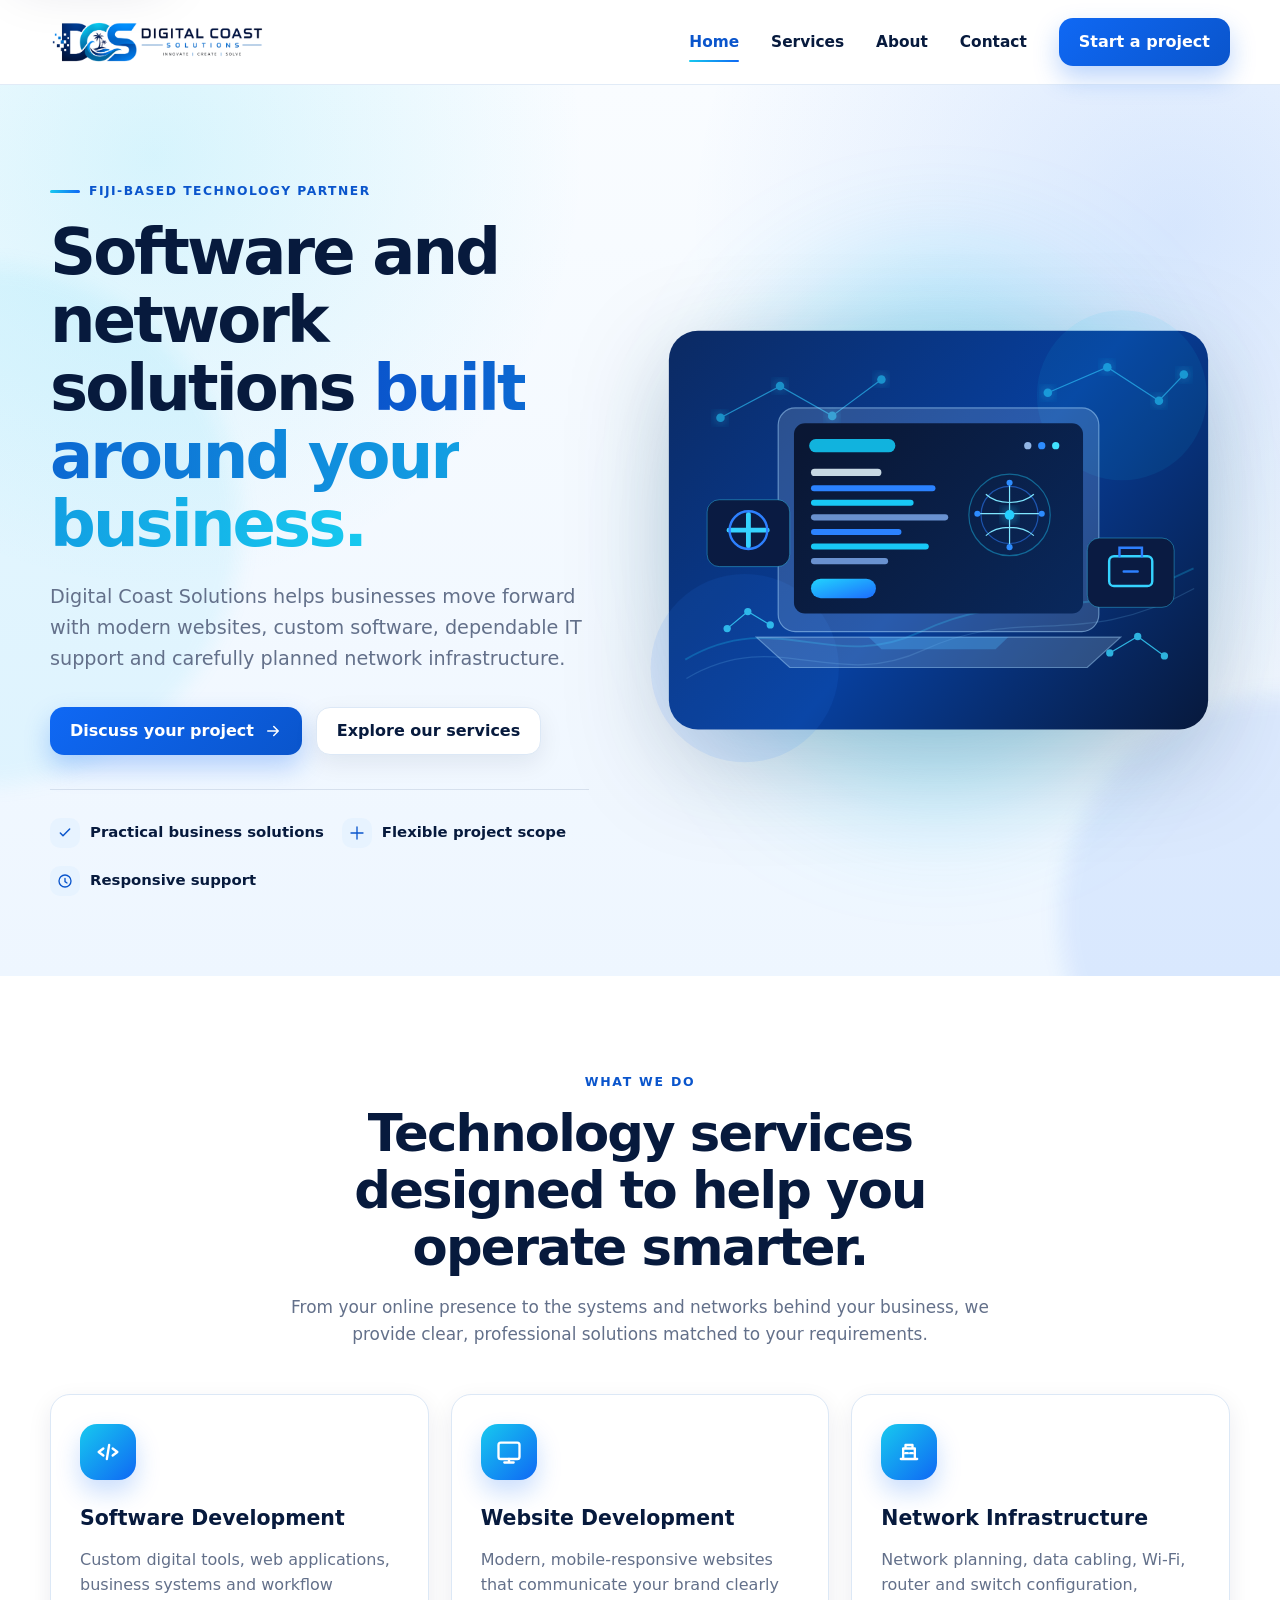
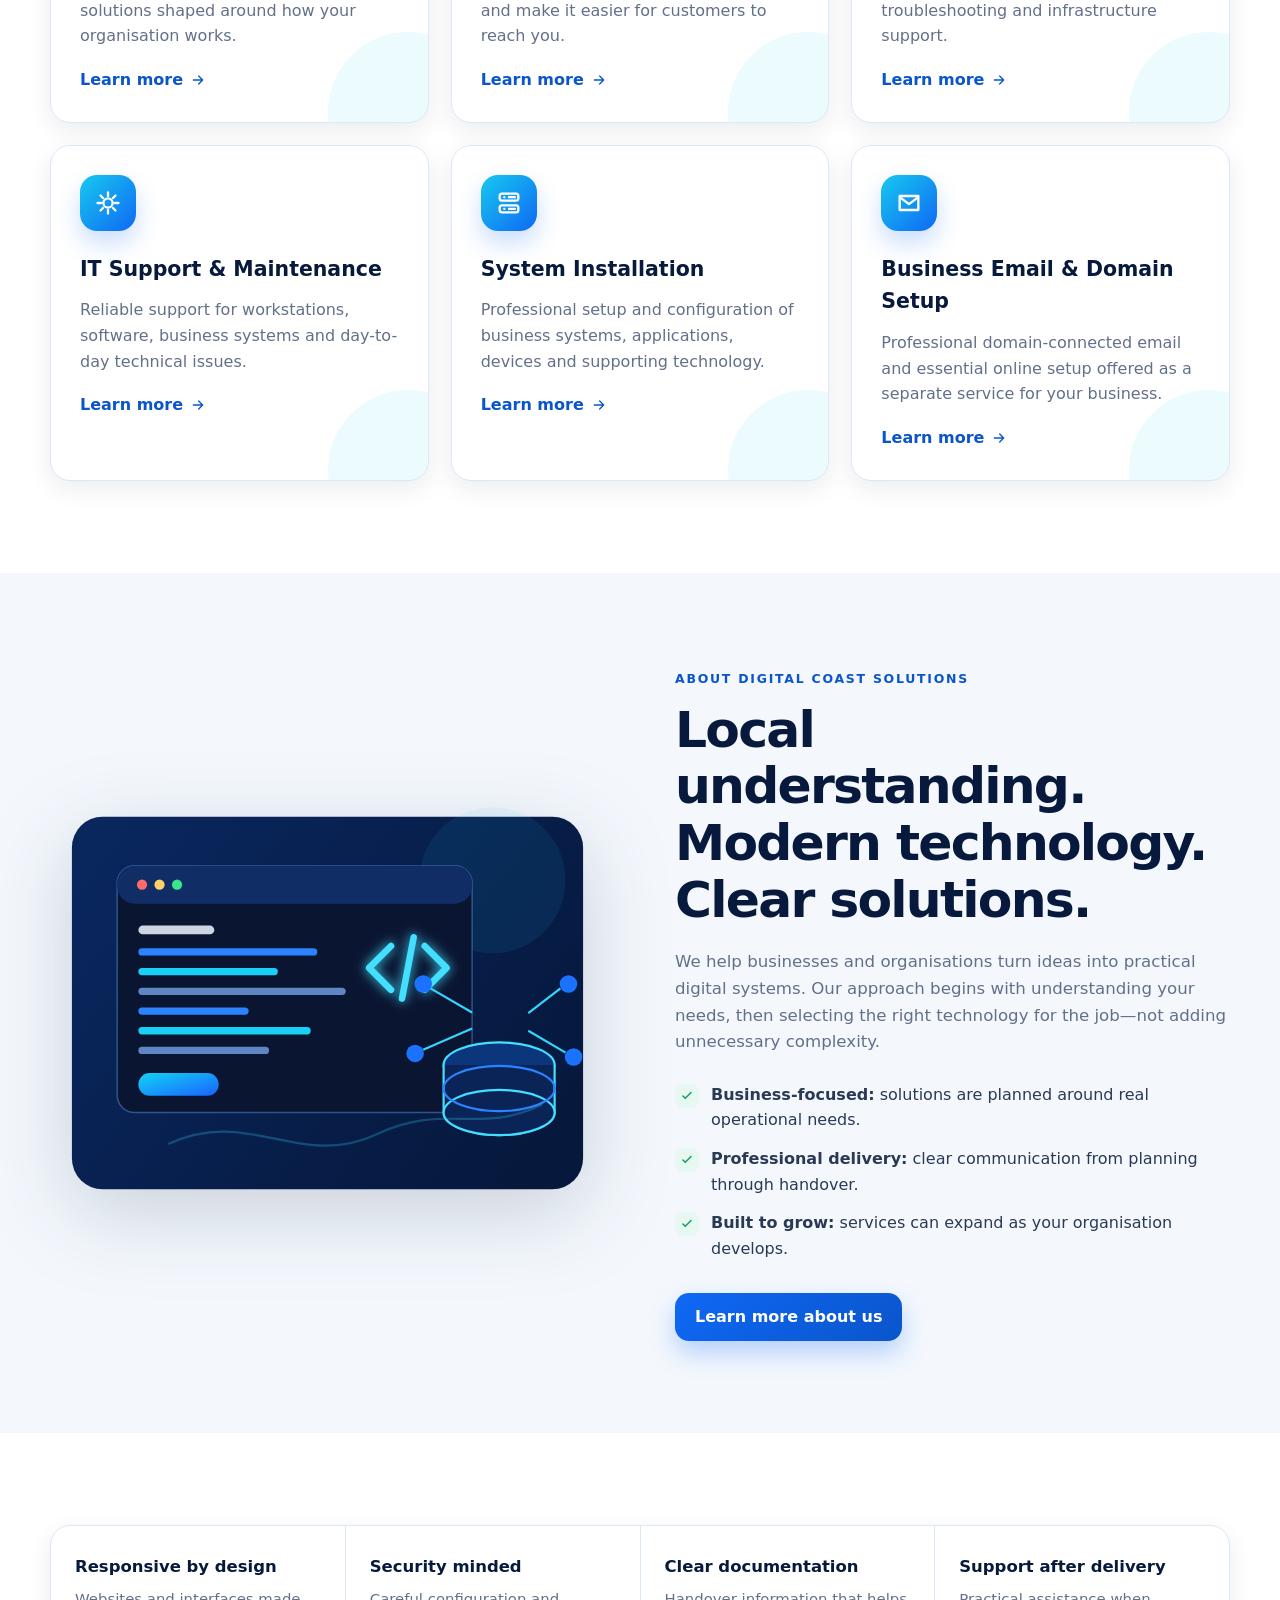
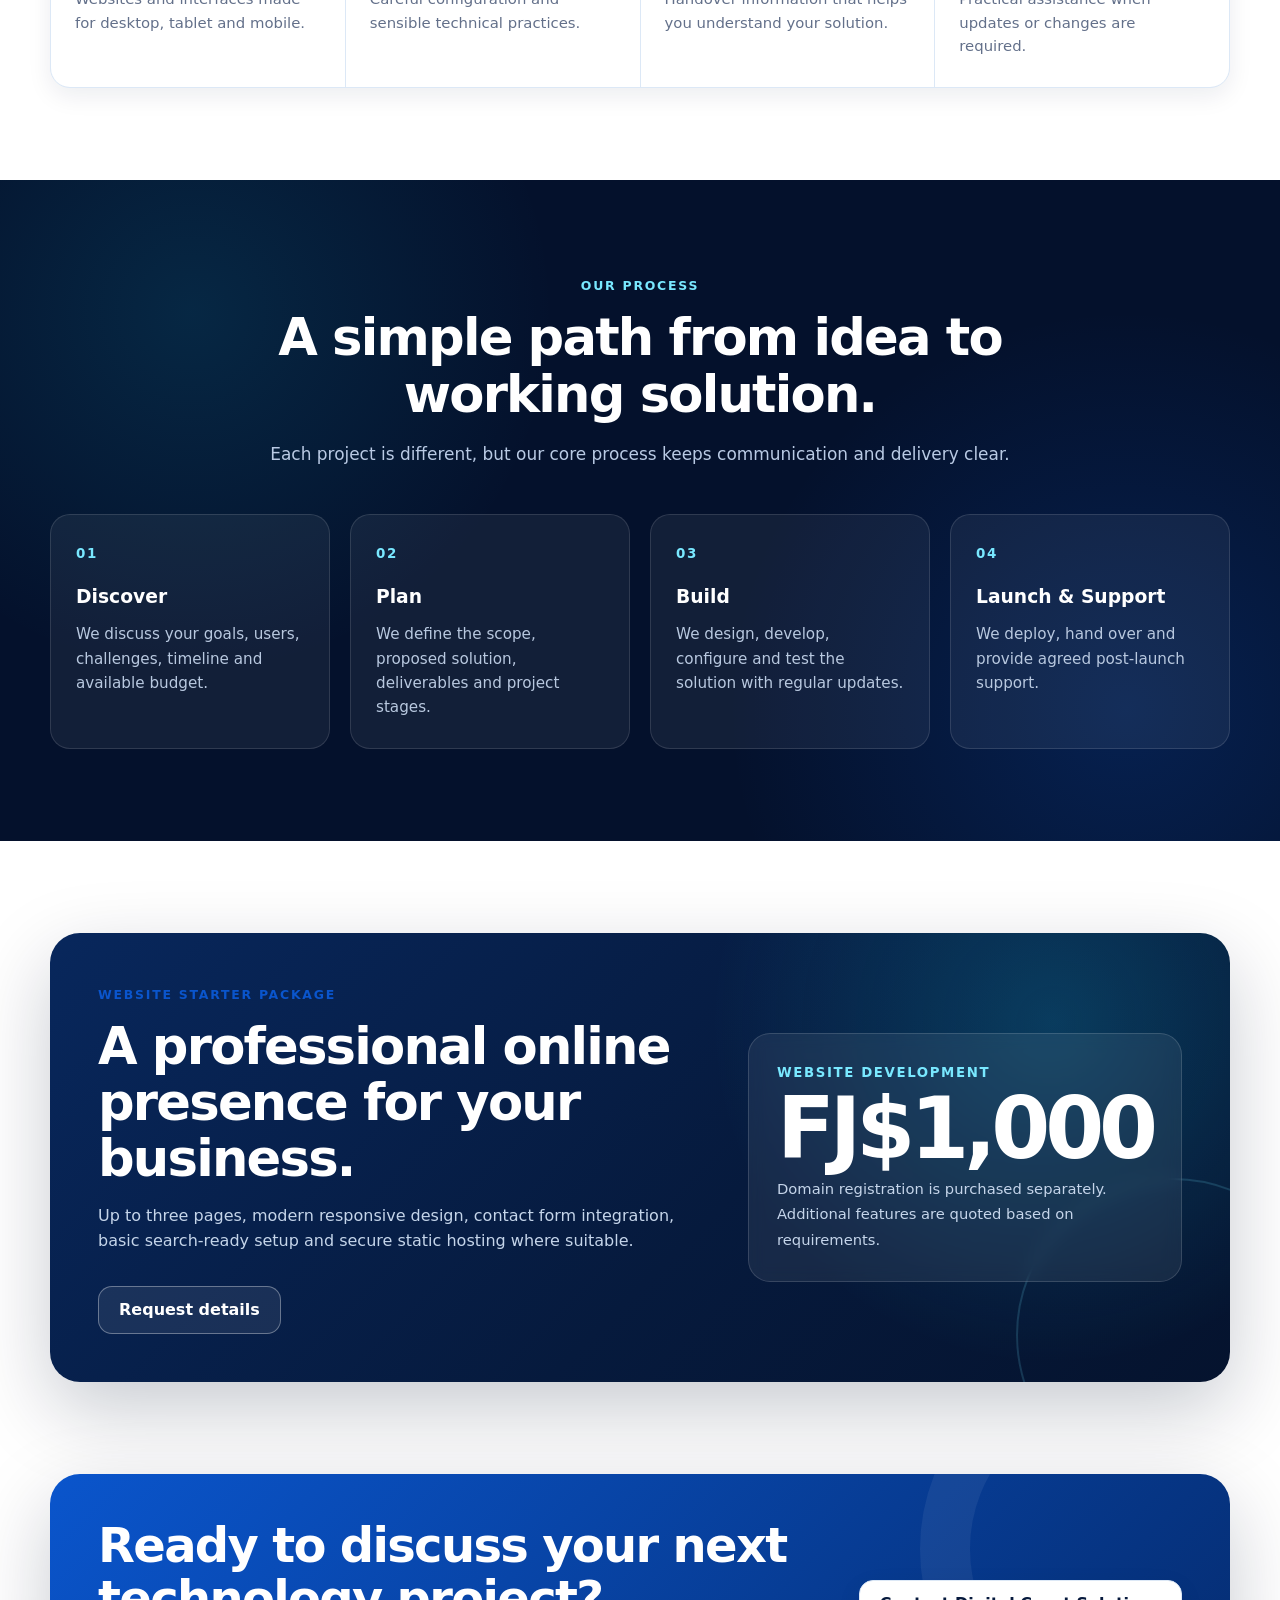
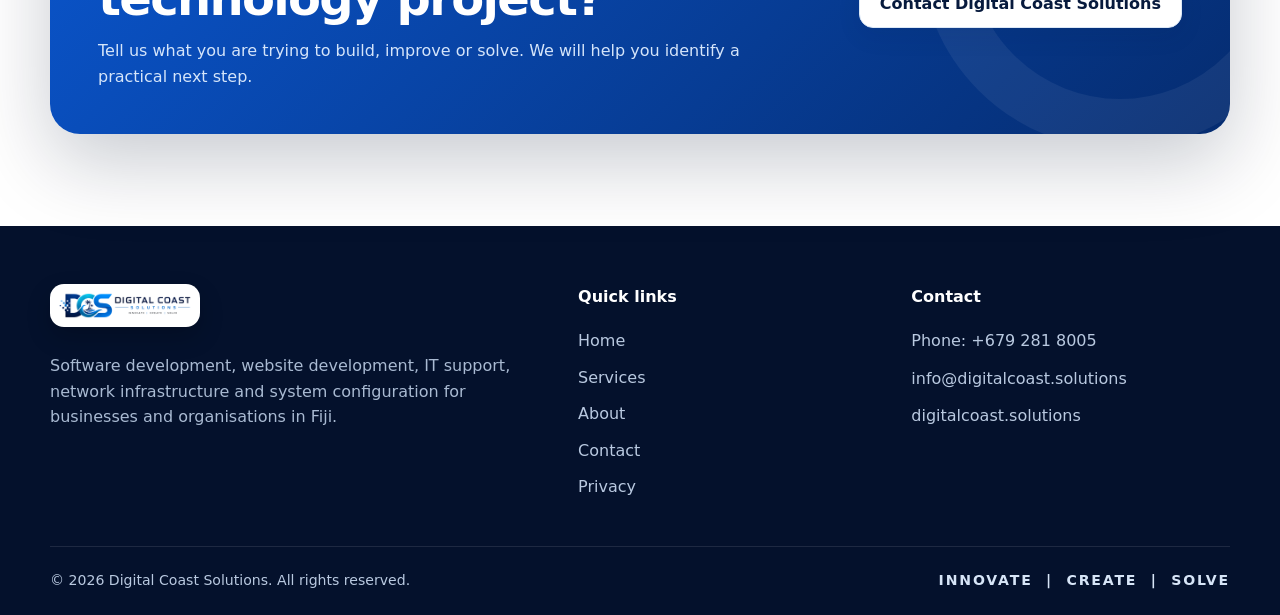
<file: index.html>
<!doctype html>
<html lang="en">
<head>
  <meta charset="utf-8">
  <meta name="viewport" content="width=device-width, initial-scale=1">
  <meta name="color-scheme" content="light">
  <title>Digital Coast Solutions | Software, Websites & Network Solutions</title>
  <meta name="description" content="Digital Coast Solutions provides software development, website development, IT support, network infrastructure and system configuration services in Fiji.">
  <meta name="robots" content="index, follow">
  <meta name="theme-color" content="#061a3d">
  <meta name="referrer" content="strict-origin-when-cross-origin">
  <link rel="canonical" href="https://digitalcoast.solutions/">

  <meta property="og:site_name" content="Digital Coast Solutions">
  <meta property="og:title" content="Digital Coast Solutions">
  <meta property="og:description" content="Software, websites and network solutions built around your business.">
  <meta property="og:type" content="website">
  <meta property="og:url" content="https://digitalcoast.solutions/">
  <meta property="og:image" content="https://digitalcoast.solutions/assets/img/og-image.png">
  <meta property="og:image:width" content="1200">
  <meta property="og:image:height" content="630">
  <meta property="og:image:alt" content="Digital Coast Solutions logo and technology services branding">
  <meta name="twitter:card" content="summary_large_image">
  <meta name="twitter:title" content="Digital Coast Solutions">
  <meta name="twitter:description" content="Software, websites and network solutions built around your business.">
  <meta name="twitter:image" content="https://digitalcoast.solutions/assets/img/og-image.png">

  <link rel="icon" type="image/png" sizes="32x32" href="assets/img/favicon-32.png">
  <link rel="icon" type="image/png" sizes="16x16" href="assets/img/favicon-16.png">
  <link rel="apple-touch-icon" sizes="180x180" href="assets/img/apple-touch-icon.png">
  <link rel="manifest" href="site.webmanifest">
  <link rel="stylesheet" href="assets/css/styles.css">
  <script src="assets/js/main.js" defer></script>
  <script type="application/ld+json">
  {
    "@context": "https://schema.org",
    "@type": "Organization",
    "name": "Digital Coast Solutions",
    "url": "https://digitalcoast.solutions/",
    "logo": "https://digitalcoast.solutions/assets/img/logo-mark.png",
    "email": "mailto:info@digitalcoast.solutions",
    "telephone": "+6792818005",
    "areaServed": {
      "@type": "Country",
      "name": "Fiji"
    },
    "description": "Software development, website development, IT support and network infrastructure services for businesses and organisations in Fiji."
  }
  </script>
</head>
<body>
  <a class="skip-link" href="#main-content">Skip to content</a>

  <header class="site-header">
    <div class="container nav-wrap">
      <a class="brand" href="index.html" aria-label="Digital Coast Solutions home">
        <img src="assets/img/logo-horizontal.png" width="1216" height="245" alt="Digital Coast Solutions">
      </a>

      <button class="nav-toggle" type="button" aria-label="Open navigation" aria-expanded="false" aria-controls="site-navigation" data-nav-toggle>
        <svg viewBox="0 0 24 24" aria-hidden="true"><path d="M4 7h16M4 12h16M4 17h16" fill="none" stroke="currentColor" stroke-width="2" stroke-linecap="round"/></svg>
      </button>

      <nav class="site-nav" id="site-navigation" aria-label="Main navigation" data-nav>
        <a href="index.html" aria-current="page">Home</a>
        <a href="services.html">Services</a>
        <a href="about.html">About</a>
        <a href="contact.html">Contact</a>
        <a class="button button-primary" href="contact.html">Start a project</a>
      </nav>
    </div>
  </header>

  <main id="main-content">
    <section class="hero">
      <div class="container hero-grid">
        <div class="hero-copy-wrap reveal">
          <div class="eyebrow">Fiji-based technology partner</div>
          <h1>Software and network solutions <span class="gradient-text">built around your business.</span></h1>
          <p class="hero-copy">Digital Coast Solutions helps businesses move forward with modern websites, custom software, dependable IT support and carefully planned network infrastructure.</p>
          <div class="hero-actions">
            <a class="button button-primary" href="contact.html">
              Discuss your project
              <svg viewBox="0 0 24 24" aria-hidden="true"><path d="M5 12h14M13 6l6 6-6 6" fill="none" stroke="currentColor" stroke-width="2" stroke-linecap="round" stroke-linejoin="round"/></svg>
            </a>
            <a class="button button-secondary" href="services.html">Explore our services</a>
          </div>
          <div class="hero-proof" aria-label="Key benefits">
            <div class="proof-item"><span class="proof-icon"><svg viewBox="0 0 24 24" aria-hidden="true"><path d="M5 12l4 4L19 6" fill="none" stroke="currentColor" stroke-width="2.2" stroke-linecap="round" stroke-linejoin="round"/></svg></span>Practical business solutions</div>
            <div class="proof-item"><span class="proof-icon"><svg viewBox="0 0 24 24" aria-hidden="true"><path d="M12 3v18M3 12h18" fill="none" stroke="currentColor" stroke-width="2" stroke-linecap="round"/></svg></span>Flexible project scope</div>
            <div class="proof-item"><span class="proof-icon"><svg viewBox="0 0 24 24" aria-hidden="true"><path d="M12 21a9 9 0 1 0 0-18 9 9 0 0 0 0 18Zm0-13v5l3 2" fill="none" stroke="currentColor" stroke-width="2" stroke-linecap="round" stroke-linejoin="round"/></svg></span>Responsive support</div>
          </div>
        </div>

        <div class="hero-visual reveal" aria-hidden="true">
          <img src="assets/img/hero-technology.svg" width="960" height="720" fetchpriority="high" alt="">
        </div>
      </div>
    </section>

    <section class="section" aria-labelledby="services-heading">
      <div class="container">
        <div class="section-heading reveal">
          <div class="kicker">What we do</div>
          <h2 id="services-heading">Technology services designed to help you operate smarter.</h2>
          <p>From your online presence to the systems and networks behind your business, we provide clear, professional solutions matched to your requirements.</p>
        </div>

        <div class="service-grid">
          <article class="service-card reveal">
            <div class="service-icon"><svg viewBox="0 0 24 24" aria-hidden="true"><path d="m8 9-4 3 4 3m8-6 4 3-4 3m-3-9-2 12" fill="none" stroke="currentColor" stroke-width="2" stroke-linecap="round" stroke-linejoin="round"/></svg></div>
            <h3>Software Development</h3>
            <p>Custom digital tools, web applications, business systems and workflow solutions shaped around how your organisation works.</p>
            <a class="text-link" href="services.html#software">Learn more <svg viewBox="0 0 24 24" aria-hidden="true"><path d="M5 12h14M13 6l6 6-6 6" fill="none" stroke="currentColor" stroke-width="2" stroke-linecap="round" stroke-linejoin="round"/></svg></a>
          </article>

          <article class="service-card reveal">
            <div class="service-icon"><svg viewBox="0 0 24 24" aria-hidden="true"><rect x="3" y="4" width="18" height="14" rx="2" fill="none" stroke="currentColor" stroke-width="2"/><path d="M8 21h8M12 18v3" fill="none" stroke="currentColor" stroke-width="2" stroke-linecap="round"/></svg></div>
            <h3>Website Development</h3>
            <p>Modern, mobile-responsive websites that communicate your brand clearly and make it easier for customers to reach you.</p>
            <a class="text-link" href="services.html#websites">Learn more <svg viewBox="0 0 24 24" aria-hidden="true"><path d="M5 12h14M13 6l6 6-6 6" fill="none" stroke="currentColor" stroke-width="2" stroke-linecap="round" stroke-linejoin="round"/></svg></a>
          </article>

          <article class="service-card reveal">
            <div class="service-icon"><svg viewBox="0 0 24 24" aria-hidden="true"><path d="M5 18h14M7 18V9h10v9M9 9V6h6v3M9 13h2m2 0h2" fill="none" stroke="currentColor" stroke-width="2" stroke-linecap="round" stroke-linejoin="round"/></svg></div>
            <h3>Network Infrastructure</h3>
            <p>Network planning, data cabling, Wi-Fi, router and switch configuration, troubleshooting and infrastructure support.</p>
            <a class="text-link" href="services.html#networking">Learn more <svg viewBox="0 0 24 24" aria-hidden="true"><path d="M5 12h14M13 6l6 6-6 6" fill="none" stroke="currentColor" stroke-width="2" stroke-linecap="round" stroke-linejoin="round"/></svg></a>
          </article>

          <article class="service-card reveal">
            <div class="service-icon"><svg viewBox="0 0 24 24" aria-hidden="true"><path d="M12 3v3m0 12v3M3 12h3m12 0h3M5.6 5.6l2.1 2.1m8.6 8.6 2.1 2.1m0-12.8-2.1 2.1m-8.6 8.6-2.1 2.1" fill="none" stroke="currentColor" stroke-width="2" stroke-linecap="round"/><circle cx="12" cy="12" r="4" fill="none" stroke="currentColor" stroke-width="2"/></svg></div>
            <h3>IT Support & Maintenance</h3>
            <p>Reliable support for workstations, software, business systems and day-to-day technical issues.</p>
            <a class="text-link" href="services.html#support">Learn more <svg viewBox="0 0 24 24" aria-hidden="true"><path d="M5 12h14M13 6l6 6-6 6" fill="none" stroke="currentColor" stroke-width="2" stroke-linecap="round" stroke-linejoin="round"/></svg></a>
          </article>

          <article class="service-card reveal">
            <div class="service-icon"><svg viewBox="0 0 24 24" aria-hidden="true"><rect x="4" y="4" width="16" height="6" rx="2" fill="none" stroke="currentColor" stroke-width="2"/><rect x="4" y="14" width="16" height="6" rx="2" fill="none" stroke="currentColor" stroke-width="2"/><path d="M8 7h.01M8 17h.01M12 7h5M12 17h5" fill="none" stroke="currentColor" stroke-width="2" stroke-linecap="round"/></svg></div>
            <h3>System Installation</h3>
            <p>Professional setup and configuration of business systems, applications, devices and supporting technology.</p>
            <a class="text-link" href="services.html#systems">Learn more <svg viewBox="0 0 24 24" aria-hidden="true"><path d="M5 12h14M13 6l6 6-6 6" fill="none" stroke="currentColor" stroke-width="2" stroke-linecap="round" stroke-linejoin="round"/></svg></a>
          </article>

          <article class="service-card reveal">
            <div class="service-icon"><svg viewBox="0 0 24 24" aria-hidden="true"><path d="M4 6h16v12H4z" fill="none" stroke="currentColor" stroke-width="2" stroke-linejoin="round"/><path d="m4 7 8 6 8-6" fill="none" stroke="currentColor" stroke-width="2" stroke-linejoin="round"/></svg></div>
            <h3>Business Email & Domain Setup</h3>
            <p>Professional domain-connected email and essential online setup offered as a separate service for your business.</p>
            <a class="text-link" href="services.html#domains">Learn more <svg viewBox="0 0 24 24" aria-hidden="true"><path d="M5 12h14M13 6l6 6-6 6" fill="none" stroke="currentColor" stroke-width="2" stroke-linecap="round" stroke-linejoin="round"/></svg></a>
          </article>
        </div>
      </div>
    </section>

    <section class="section section-alt" id="about-overview">
      <div class="container split">
        <div class="split-media reveal" aria-hidden="true">
          <img src="assets/img/software-illustration.svg" width="760" height="560" loading="lazy" decoding="async" alt="">
        </div>
        <div class="split-copy reveal">
          <div class="kicker">About Digital Coast Solutions</div>
          <h2>Local understanding. Modern technology. Clear solutions.</h2>
          <p>We help businesses and organisations turn ideas into practical digital systems. Our approach begins with understanding your needs, then selecting the right technology for the job—not adding unnecessary complexity.</p>
          <ul class="check-list">
            <li><span class="check"><svg viewBox="0 0 24 24" aria-hidden="true"><path d="M5 12l4 4L19 6" fill="none" stroke="currentColor" stroke-width="2.4" stroke-linecap="round" stroke-linejoin="round"/></svg></span><span><strong>Business-focused:</strong> solutions are planned around real operational needs.</span></li>
            <li><span class="check"><svg viewBox="0 0 24 24" aria-hidden="true"><path d="M5 12l4 4L19 6" fill="none" stroke="currentColor" stroke-width="2.4" stroke-linecap="round" stroke-linejoin="round"/></svg></span><span><strong>Professional delivery:</strong> clear communication from planning through handover.</span></li>
            <li><span class="check"><svg viewBox="0 0 24 24" aria-hidden="true"><path d="M5 12l4 4L19 6" fill="none" stroke="currentColor" stroke-width="2.4" stroke-linecap="round" stroke-linejoin="round"/></svg></span><span><strong>Built to grow:</strong> services can expand as your organisation develops.</span></li>
          </ul>
          <div class="hero-actions">
            <a class="button button-primary" href="about.html">Learn more about us</a>
          </div>
        </div>
      </div>
    </section>

    <section class="section">
      <div class="container">
        <div class="feature-band reveal">
          <article><strong>Responsive by design</strong><span>Websites and interfaces made for desktop, tablet and mobile.</span></article>
          <article><strong>Security minded</strong><span>Careful configuration and sensible technical practices.</span></article>
          <article><strong>Clear documentation</strong><span>Handover information that helps you understand your solution.</span></article>
          <article><strong>Support after delivery</strong><span>Practical assistance when updates or changes are required.</span></article>
        </div>
      </div>
    </section>

    <section class="section section-dark">
      <div class="container">
        <div class="section-heading reveal">
          <div class="kicker">Our process</div>
          <h2>A simple path from idea to working solution.</h2>
          <p>Each project is different, but our core process keeps communication and delivery clear.</p>
        </div>
        <div class="process-grid">
          <article class="process-card reveal"><h3>Discover</h3><p>We discuss your goals, users, challenges, timeline and available budget.</p></article>
          <article class="process-card reveal"><h3>Plan</h3><p>We define the scope, proposed solution, deliverables and project stages.</p></article>
          <article class="process-card reveal"><h3>Build</h3><p>We design, develop, configure and test the solution with regular updates.</p></article>
          <article class="process-card reveal"><h3>Launch & Support</h3><p>We deploy, hand over and provide agreed post-launch support.</p></article>
        </div>
      </div>
    </section>

    <section class="section">
      <div class="container">
        <div class="offer-card reveal">
          <div>
            <div class="kicker">Website starter package</div>
            <h2>A professional online presence for your business.</h2>
            <p>Up to three pages, modern responsive design, contact form integration, basic search-ready setup and secure static hosting where suitable.</p>
            <div class="hero-actions">
              <a class="button button-ghost" href="contact.html">Request details</a>
            </div>
          </div>
          <div class="offer-price">
            <small>Website development</small>
            <strong>FJ$1,000</strong>
            <span>Domain registration is purchased separately. Additional features are quoted based on requirements.</span>
          </div>
        </div>
      </div>
    </section>

    <section class="cta">
      <div class="container">
        <div class="cta-box reveal">
          <div>
            <h2>Ready to discuss your next technology project?</h2>
            <p>Tell us what you are trying to build, improve or solve. We will help you identify a practical next step.</p>
          </div>
          <a class="button button-secondary" href="contact.html">Contact Digital Coast Solutions</a>
        </div>
      </div>
    </section>
  </main>

  <footer class="site-footer">
    <div class="container">
      <div class="footer-grid">
        <div>
          <img class="footer-logo" src="assets/img/logo-horizontal.png" width="1216" height="245" loading="lazy" decoding="async" alt="Digital Coast Solutions">
          <p class="footer-about">Software development, website development, IT support, network infrastructure and system configuration for businesses and organisations in Fiji.</p>
        </div>
        <div>
          <h3>Quick links</h3>
          <div class="footer-links">
            <a href="index.html">Home</a>
            <a href="services.html">Services</a>
            <a href="about.html">About</a>
            <a href="contact.html">Contact</a>
            <a href="privacy.html">Privacy</a>
          </div>
        </div>
        <div>
          <h3>Contact</h3>
          <div class="footer-contact">
            <a href="tel:+6792818005">Phone: +679 281 8005</a>
            <a href="mailto:info@digitalcoast.solutions">info@digitalcoast.solutions</a>
            <a href="https://digitalcoast.solutions/">digitalcoast.solutions</a>
          </div>
        </div>
      </div>
      <div class="footer-bottom">
        <span>&copy; <span data-year></span> Digital Coast Solutions. All rights reserved.</span>
        <span class="footer-tagline">Innovate &nbsp;|&nbsp; Create &nbsp;|&nbsp; Solve</span>
      </div>
    </div>
  </footer>
</body>
</html>
</file>
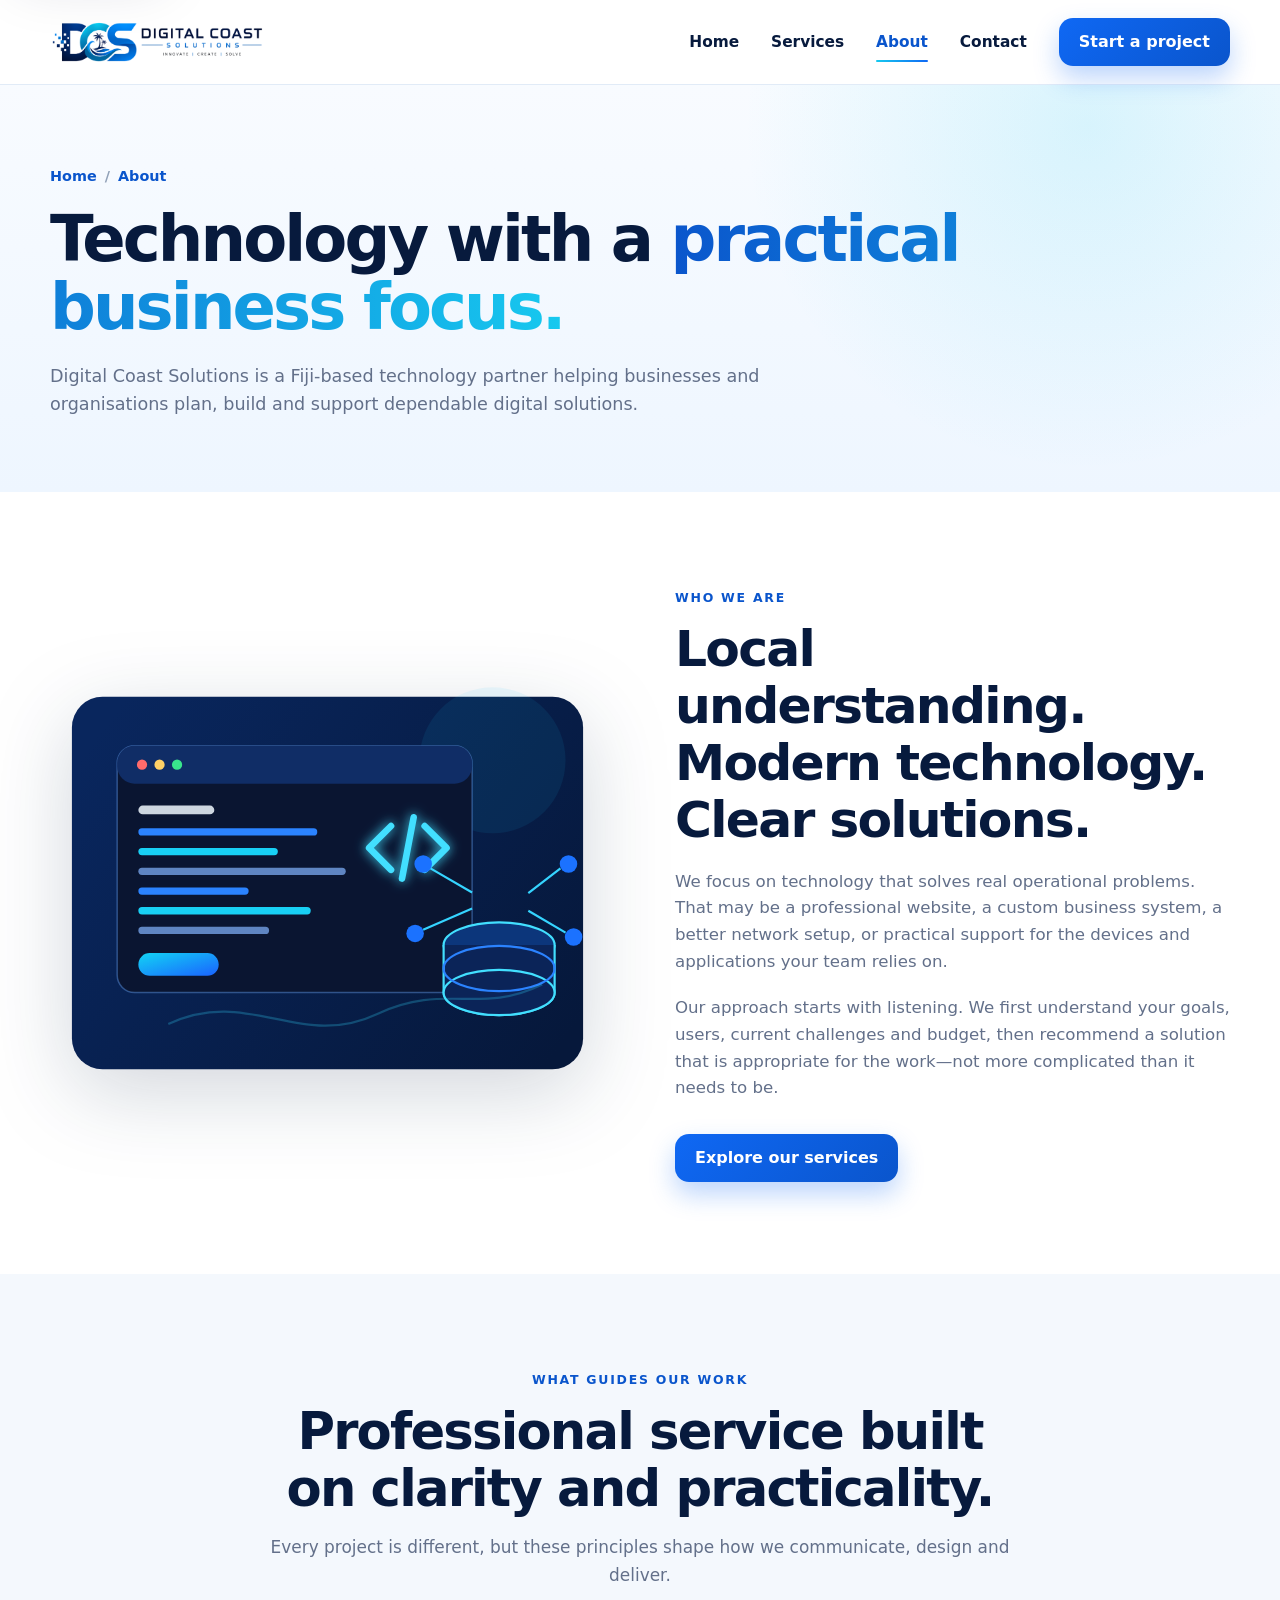
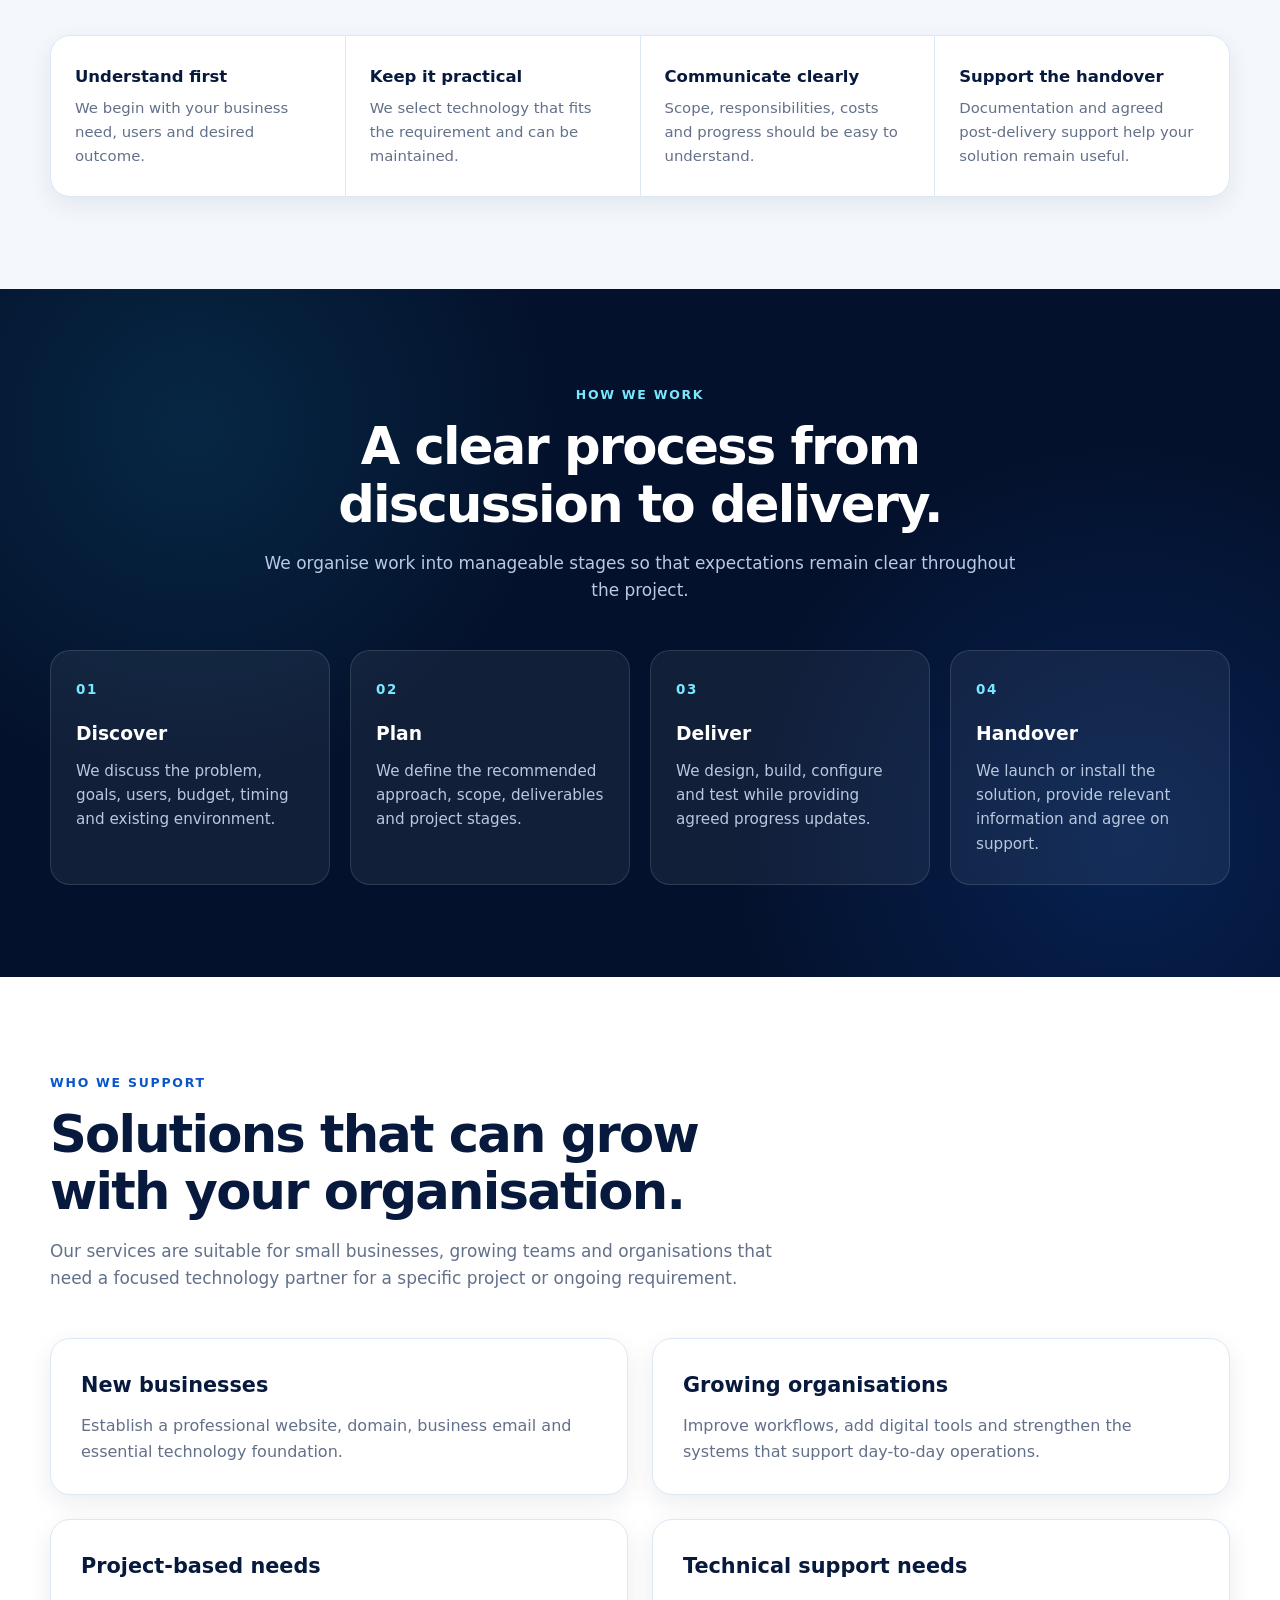
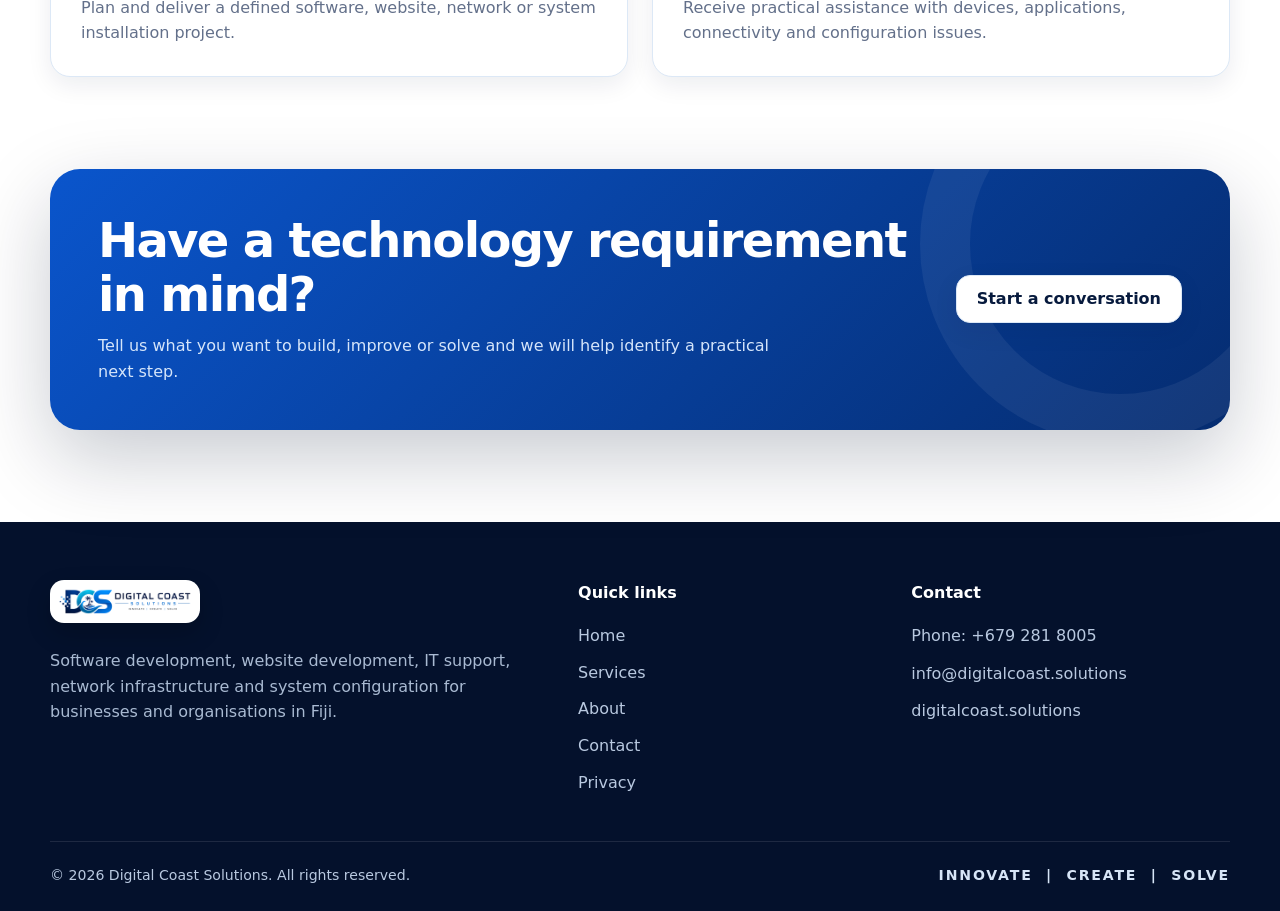
<file: about.html>
<!doctype html>
<html lang="en">
<head>
  <meta charset="utf-8">
  <meta name="viewport" content="width=device-width, initial-scale=1">
  <meta name="color-scheme" content="light">
  <title>About Digital Coast Solutions | Fiji Technology Partner</title>
  <meta name="description" content="Learn about Digital Coast Solutions, a Fiji-based technology partner focused on practical software, website, IT support and network solutions.">
  <meta name="robots" content="index, follow">
  <meta name="theme-color" content="#061a3d">
  <meta name="referrer" content="strict-origin-when-cross-origin">
  <link rel="canonical" href="https://digitalcoast.solutions/about.html">

  <meta property="og:site_name" content="Digital Coast Solutions">
  <meta property="og:title" content="About Digital Coast Solutions">
  <meta property="og:description" content="Local understanding, modern technology and clear solutions for businesses and organisations in Fiji.">
  <meta property="og:type" content="website">
  <meta property="og:url" content="https://digitalcoast.solutions/about.html">
  <meta property="og:image" content="https://digitalcoast.solutions/assets/img/og-image.png">
  <meta property="og:image:width" content="1200">
  <meta property="og:image:height" content="630">
  <meta property="og:image:alt" content="Digital Coast Solutions logo and technology services branding">
  <meta name="twitter:card" content="summary_large_image">
  <meta name="twitter:title" content="About Digital Coast Solutions">
  <meta name="twitter:description" content="Local understanding, modern technology and clear solutions for businesses and organisations in Fiji.">
  <meta name="twitter:image" content="https://digitalcoast.solutions/assets/img/og-image.png">

  <link rel="icon" type="image/png" sizes="32x32" href="assets/img/favicon-32.png">
  <link rel="icon" type="image/png" sizes="16x16" href="assets/img/favicon-16.png">
  <link rel="apple-touch-icon" sizes="180x180" href="assets/img/apple-touch-icon.png">
  <link rel="manifest" href="site.webmanifest">
  <link rel="stylesheet" href="assets/css/styles.css">
  <script src="assets/js/main.js" defer></script>
</head>
<body>
  <a class="skip-link" href="#main-content">Skip to content</a>

  <header class="site-header">
    <div class="container nav-wrap">
      <a class="brand" href="index.html" aria-label="Digital Coast Solutions home">
        <img src="assets/img/logo-horizontal.png" width="1216" height="245" alt="Digital Coast Solutions">
      </a>

      <button class="nav-toggle" type="button" aria-label="Open navigation" aria-expanded="false" aria-controls="site-navigation" data-nav-toggle>
        <svg viewBox="0 0 24 24" aria-hidden="true"><path d="M4 7h16M4 12h16M4 17h16" fill="none" stroke="currentColor" stroke-width="2" stroke-linecap="round"/></svg>
      </button>

      <nav class="site-nav" id="site-navigation" aria-label="Main navigation" data-nav>
        <a href="index.html">Home</a>
        <a href="services.html">Services</a>
        <a href="about.html" aria-current="page">About</a>
        <a href="contact.html">Contact</a>
        <a class="button button-primary" href="contact.html">Start a project</a>
      </nav>
    </div>
  </header>

  <main id="main-content">
    <section class="page-hero">
      <div class="container reveal">
        <div class="breadcrumbs"><a href="index.html">Home</a><span>/</span><strong>About</strong></div>
        <h1>Technology with a <span class="gradient-text">practical business focus.</span></h1>
        <p>Digital Coast Solutions is a Fiji-based technology partner helping businesses and organisations plan, build and support dependable digital solutions.</p>
      </div>
    </section>

    <section class="section">
      <div class="container split">
        <div class="split-media reveal" aria-hidden="true">
          <img src="assets/img/software-illustration.svg" width="760" height="560" loading="lazy" decoding="async" alt="">
        </div>
        <div class="split-copy reveal">
          <div class="kicker">Who we are</div>
          <h2>Local understanding. Modern technology. Clear solutions.</h2>
          <p>We focus on technology that solves real operational problems. That may be a professional website, a custom business system, a better network setup, or practical support for the devices and applications your team relies on.</p>
          <p>Our approach starts with listening. We first understand your goals, users, current challenges and budget, then recommend a solution that is appropriate for the work—not more complicated than it needs to be.</p>
          <div class="hero-actions">
            <a class="button button-primary" href="services.html">Explore our services</a>
          </div>
        </div>
      </div>
    </section>

    <section class="section section-alt">
      <div class="container">
        <div class="section-heading reveal">
          <div class="kicker">What guides our work</div>
          <h2>Professional service built on clarity and practicality.</h2>
          <p>Every project is different, but these principles shape how we communicate, design and deliver.</p>
        </div>
        <div class="feature-band reveal">
          <article><strong>Understand first</strong><span>We begin with your business need, users and desired outcome.</span></article>
          <article><strong>Keep it practical</strong><span>We select technology that fits the requirement and can be maintained.</span></article>
          <article><strong>Communicate clearly</strong><span>Scope, responsibilities, costs and progress should be easy to understand.</span></article>
          <article><strong>Support the handover</strong><span>Documentation and agreed post-delivery support help your solution remain useful.</span></article>
        </div>
      </div>
    </section>

    <section class="section section-dark">
      <div class="container">
        <div class="section-heading reveal">
          <div class="kicker">How we work</div>
          <h2>A clear process from discussion to delivery.</h2>
          <p>We organise work into manageable stages so that expectations remain clear throughout the project.</p>
        </div>
        <div class="process-grid">
          <article class="process-card reveal"><h3>Discover</h3><p>We discuss the problem, goals, users, budget, timing and existing environment.</p></article>
          <article class="process-card reveal"><h3>Plan</h3><p>We define the recommended approach, scope, deliverables and project stages.</p></article>
          <article class="process-card reveal"><h3>Deliver</h3><p>We design, build, configure and test while providing agreed progress updates.</p></article>
          <article class="process-card reveal"><h3>Handover</h3><p>We launch or install the solution, provide relevant information and agree on support.</p></article>
        </div>
      </div>
    </section>

    <section class="section">
      <div class="container">
        <div class="section-heading left reveal">
          <div class="kicker">Who we support</div>
          <h2>Solutions that can grow with your organisation.</h2>
          <p>Our services are suitable for small businesses, growing teams and organisations that need a focused technology partner for a specific project or ongoing requirement.</p>
        </div>
        <div class="detail-grid">
          <article class="detail-card reveal"><h3>New businesses</h3><p>Establish a professional website, domain, business email and essential technology foundation.</p></article>
          <article class="detail-card reveal"><h3>Growing organisations</h3><p>Improve workflows, add digital tools and strengthen the systems that support day-to-day operations.</p></article>
          <article class="detail-card reveal"><h3>Project-based needs</h3><p>Plan and deliver a defined software, website, network or system installation project.</p></article>
          <article class="detail-card reveal"><h3>Technical support needs</h3><p>Receive practical assistance with devices, applications, connectivity and configuration issues.</p></article>
        </div>
      </div>
    </section>

    <section class="cta">
      <div class="container">
        <div class="cta-box reveal">
          <div><h2>Have a technology requirement in mind?</h2><p>Tell us what you want to build, improve or solve and we will help identify a practical next step.</p></div>
          <a class="button button-secondary" href="contact.html">Start a conversation</a>
        </div>
      </div>
    </section>
  </main>

  <footer class="site-footer">
    <div class="container">
      <div class="footer-grid">
        <div>
          <img class="footer-logo" src="assets/img/logo-horizontal.png" width="1216" height="245" loading="lazy" decoding="async" alt="Digital Coast Solutions">
          <p class="footer-about">Software development, website development, IT support, network infrastructure and system configuration for businesses and organisations in Fiji.</p>
        </div>
        <div>
          <h3>Quick links</h3>
          <div class="footer-links">
            <a href="index.html">Home</a>
            <a href="services.html">Services</a>
            <a href="about.html">About</a>
            <a href="contact.html">Contact</a>
            <a href="privacy.html">Privacy</a>
          </div>
        </div>
        <div>
          <h3>Contact</h3>
          <div class="footer-contact">
            <a href="tel:+6792818005">Phone: +679 281 8005</a>
            <a href="mailto:info@digitalcoast.solutions">info@digitalcoast.solutions</a>
            <a href="https://digitalcoast.solutions/">digitalcoast.solutions</a>
          </div>
        </div>
      </div>
      <div class="footer-bottom">
        <span>&copy; <span data-year></span> Digital Coast Solutions. All rights reserved.</span>
        <span class="footer-tagline">Innovate &nbsp;|&nbsp; Create &nbsp;|&nbsp; Solve</span>
      </div>
    </div>
  </footer>
</body>
</html>
</file>
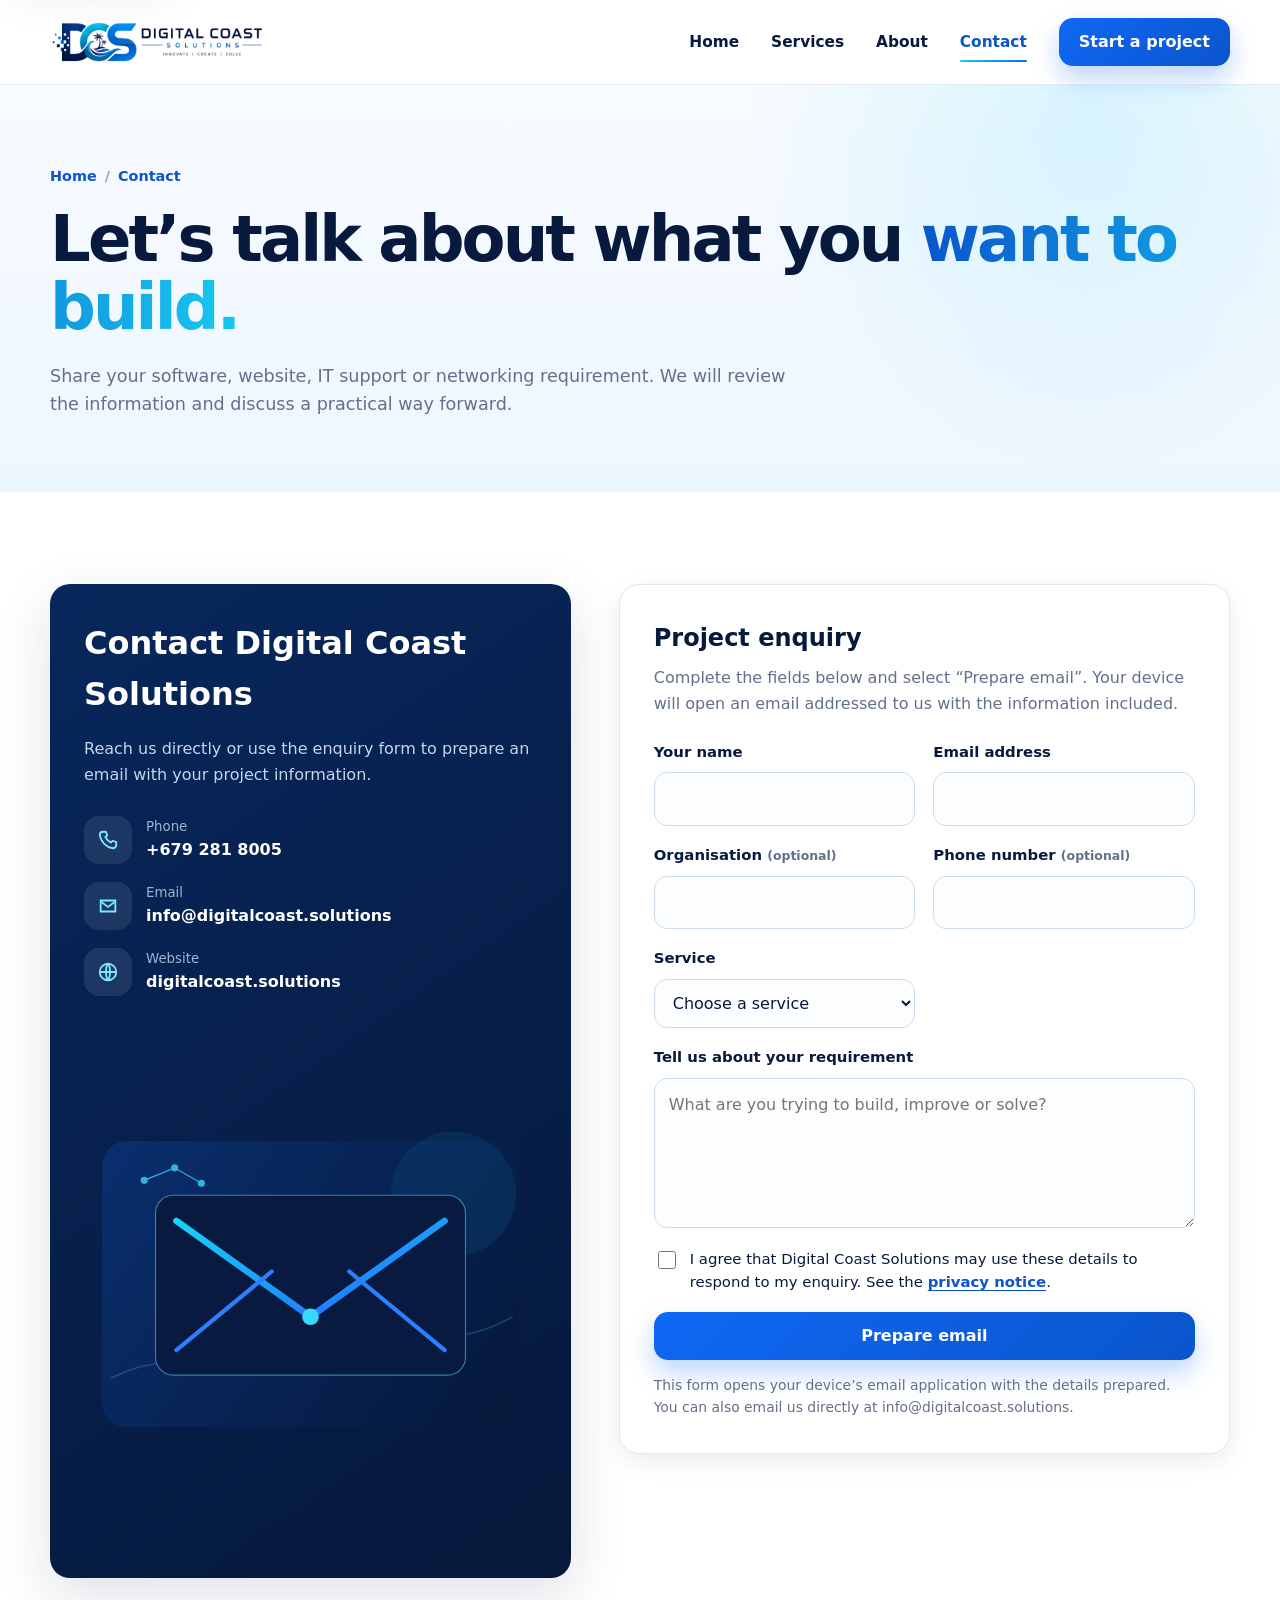
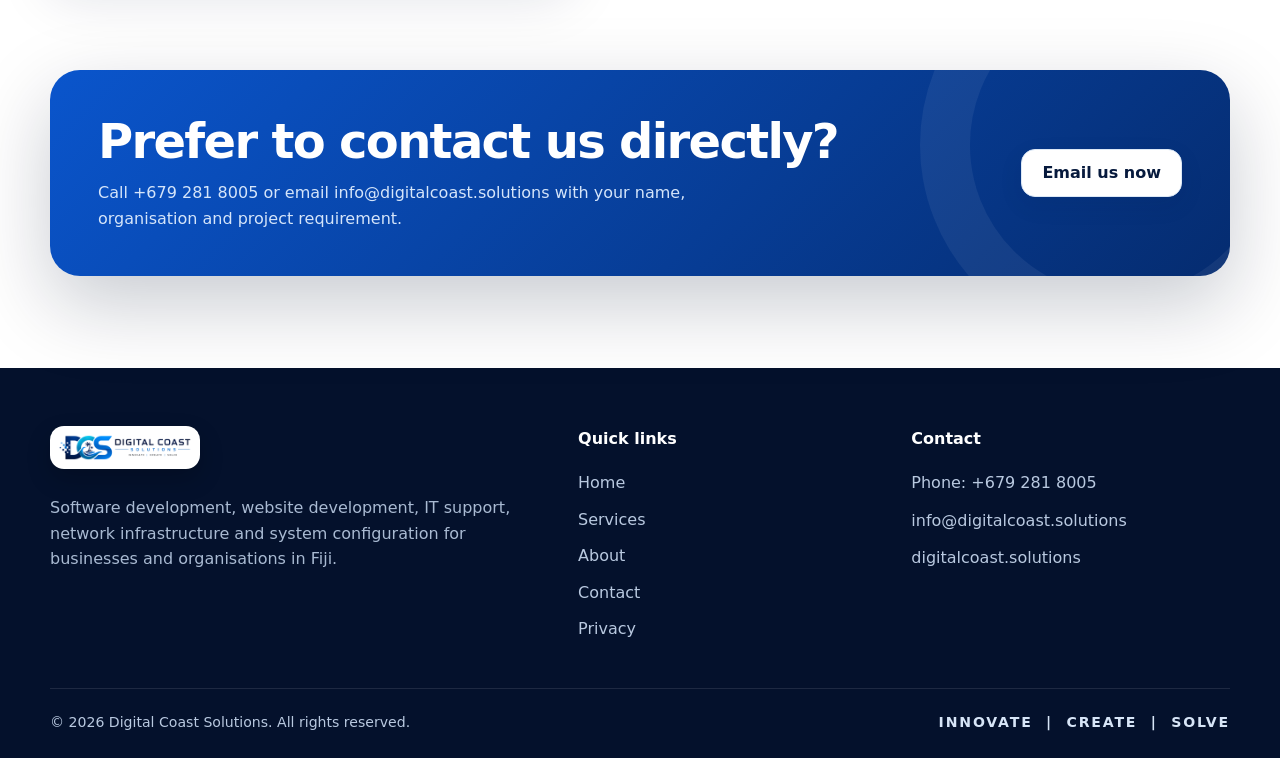
<file: contact.html>
<!doctype html>
<html lang="en">
<head>
  <meta charset="utf-8">
  <meta name="viewport" content="width=device-width, initial-scale=1">
  <meta name="color-scheme" content="light">
  <title>Contact Digital Coast Solutions | Fiji</title>
  <meta name="description" content="Contact Digital Coast Solutions to discuss software development, website development, IT support and networking requirements in Fiji.">
  <meta name="robots" content="index, follow">
  <meta name="theme-color" content="#061a3d">
  <meta name="referrer" content="strict-origin-when-cross-origin">
  <link rel="canonical" href="https://digitalcoast.solutions/contact.html">

  <meta property="og:site_name" content="Digital Coast Solutions">
  <meta property="og:title" content="Contact Digital Coast Solutions">
  <meta property="og:description" content="Tell us what you are trying to build, improve or solve.">
  <meta property="og:type" content="website">
  <meta property="og:url" content="https://digitalcoast.solutions/contact.html">
  <meta property="og:image" content="https://digitalcoast.solutions/assets/img/og-image.png">
  <meta property="og:image:width" content="1200">
  <meta property="og:image:height" content="630">
  <meta property="og:image:alt" content="Digital Coast Solutions logo and technology services branding">
  <meta name="twitter:card" content="summary_large_image">
  <meta name="twitter:title" content="Contact Digital Coast Solutions">
  <meta name="twitter:description" content="Tell us what you are trying to build, improve or solve.">
  <meta name="twitter:image" content="https://digitalcoast.solutions/assets/img/og-image.png">

  <link rel="icon" type="image/png" sizes="32x32" href="assets/img/favicon-32.png">
  <link rel="icon" type="image/png" sizes="16x16" href="assets/img/favicon-16.png">
  <link rel="apple-touch-icon" sizes="180x180" href="assets/img/apple-touch-icon.png">
  <link rel="manifest" href="site.webmanifest">
  <link rel="stylesheet" href="assets/css/styles.css">
  <script src="assets/js/main.js" defer></script>
</head>
<body>
  <a class="skip-link" href="#main-content">Skip to content</a>
  <header class="site-header">
    <div class="container nav-wrap">
      <a class="brand" href="index.html" aria-label="Digital Coast Solutions home">
        <img src="assets/img/logo-horizontal.png" width="1216" height="245" alt="Digital Coast Solutions">
      </a>

      <button class="nav-toggle" type="button" aria-label="Open navigation" aria-expanded="false" aria-controls="site-navigation" data-nav-toggle>
        <svg viewBox="0 0 24 24" aria-hidden="true"><path d="M4 7h16M4 12h16M4 17h16" fill="none" stroke="currentColor" stroke-width="2" stroke-linecap="round"/></svg>
      </button>

      <nav class="site-nav" id="site-navigation" aria-label="Main navigation" data-nav>
        <a href="index.html">Home</a>
        <a href="services.html">Services</a>
        <a href="about.html">About</a>
        <a href="contact.html" aria-current="page">Contact</a>
        <a class="button button-primary" href="contact.html">Start a project</a>
      </nav>
    </div>
  </header>

  <main id="main-content">
    <section class="page-hero">
      <div class="container reveal">
        <div class="breadcrumbs"><a href="index.html">Home</a><span>/</span><strong>Contact</strong></div>
        <h1>Let’s talk about what you <span class="gradient-text">want to build.</span></h1>
        <p>Share your software, website, IT support or networking requirement. We will review the information and discuss a practical way forward.</p>
      </div>
    </section>

    <section class="section">
      <div class="container contact-grid">
        <aside class="contact-panel reveal">
          <h2>Contact Digital Coast Solutions</h2>
          <p>Reach us directly or use the enquiry form to prepare an email with your project information.</p>
          <div class="contact-list">
            <div class="contact-item"><div class="icon"><svg viewBox="0 0 24 24"><path d="M6.7 3h3l1.5 4-2.1 1.7a16 16 0 0 0 6.2 6.2l1.7-2.1 4 1.5v3c0 2-1.6 3.7-3.7 3.7A17.3 17.3 0 0 1 3 6.7C3 4.6 4.6 3 6.7 3Z" fill="none" stroke="currentColor" stroke-width="2" stroke-linejoin="round"/></svg></div><div><small>Phone</small><a href="tel:+6792818005">+679 281 8005</a></div></div>
            <div class="contact-item"><div class="icon"><svg viewBox="0 0 24 24"><path d="M4 6h16v12H4z" fill="none" stroke="currentColor" stroke-width="2"/><path d="m4 7 8 6 8-6" fill="none" stroke="currentColor" stroke-width="2"/></svg></div><div><small>Email</small><a href="mailto:info@digitalcoast.solutions">info@digitalcoast.solutions</a></div></div>
            <div class="contact-item"><div class="icon"><svg viewBox="0 0 24 24"><circle cx="12" cy="12" r="9" fill="none" stroke="currentColor" stroke-width="2"/><path d="M3 12h18M12 3c3 3.5 3 14 0 18M12 3c-3 3.5-3 14 0 18" fill="none" stroke="currentColor" stroke-width="2"/></svg></div><div><small>Website</small><a href="https://digitalcoast.solutions/">digitalcoast.solutions</a></div></div>
          </div>
          <img src="assets/img/contact-illustration.svg" width="760" height="520" loading="lazy" decoding="async" alt="" aria-hidden="true" style="margin-top:28px;">
        </aside>

        <form class="contact-form reveal" data-email-form>
          <h2>Project enquiry</h2>
          <p>Complete the fields below and select “Prepare email”. Your device will open an email addressed to us with the information included.</p>
          <div class="form-grid">
            <div class="field"><label for="name">Your name</label><input id="name" name="name" type="text" autocomplete="name" required></div>
            <div class="field"><label for="email">Email address</label><input id="email" name="email" type="email" autocomplete="email" required></div>
            <div class="field"><label for="company">Organisation <span class="optional">(optional)</span></label><input id="company" name="company" type="text" autocomplete="organization"></div>
            <div class="field"><label for="phone">Phone number <span class="optional">(optional)</span></label><input id="phone" name="phone" type="tel" inputmode="tel" autocomplete="tel"></div>
            <div class="field"><label for="service">Service</label><select id="service" name="service"><option value="">Choose a service</option><option>Software Development</option><option>Website Development</option><option>Network Infrastructure</option><option>IT Support</option><option>System Installation & Configuration</option><option>Business Email & Domain Setup</option><option>Other</option></select></div>
            <div class="field full"><label for="message">Tell us about your requirement</label><textarea id="message" name="message" required placeholder="What are you trying to build, improve or solve?"></textarea></div>
            <div class="field full consent-field"><label class="consent"><input name="privacy-consent" type="checkbox" required><span>I agree that Digital Coast Solutions may use these details to respond to my enquiry. See the <a href="privacy.html">privacy notice</a>.</span></label></div>
            <div class="field full"><button class="button button-primary" type="submit">Prepare email</button></div>
          </div>
          <div class="form-note">This form opens your device’s email application with the details prepared. You can also email us directly at info@digitalcoast.solutions.</div>
        </form>
      </div>
    </section>

    <section class="cta">
      <div class="container">
        <div class="cta-box reveal">
          <div><h2>Prefer to contact us directly?</h2><p>Call +679 281 8005 or email info@digitalcoast.solutions with your name, organisation and project requirement.</p></div>
          <a class="button button-secondary" href="mailto:info@digitalcoast.solutions">Email us now</a>
        </div>
      </div>
    </section>
  </main>

  <footer class="site-footer">
    <div class="container">
      <div class="footer-grid">
        <div>
          <img class="footer-logo" src="assets/img/logo-horizontal.png" width="1216" height="245" loading="lazy" decoding="async" alt="Digital Coast Solutions">
          <p class="footer-about">Software development, website development, IT support, network infrastructure and system configuration for businesses and organisations in Fiji.</p>
        </div>
        <div>
          <h3>Quick links</h3>
          <div class="footer-links">
            <a href="index.html">Home</a>
            <a href="services.html">Services</a>
            <a href="about.html">About</a>
            <a href="contact.html">Contact</a>
            <a href="privacy.html">Privacy</a>
          </div>
        </div>
        <div>
          <h3>Contact</h3>
          <div class="footer-contact">
            <a href="tel:+6792818005">Phone: +679 281 8005</a>
            <a href="mailto:info@digitalcoast.solutions">info@digitalcoast.solutions</a>
            <a href="https://digitalcoast.solutions/">digitalcoast.solutions</a>
          </div>
        </div>
      </div>
      <div class="footer-bottom">
        <span>&copy; <span data-year></span> Digital Coast Solutions. All rights reserved.</span>
        <span class="footer-tagline">Innovate &nbsp;|&nbsp; Create &nbsp;|&nbsp; Solve</span>
      </div>
    </div>
  </footer>
</body>
</html>
</file>
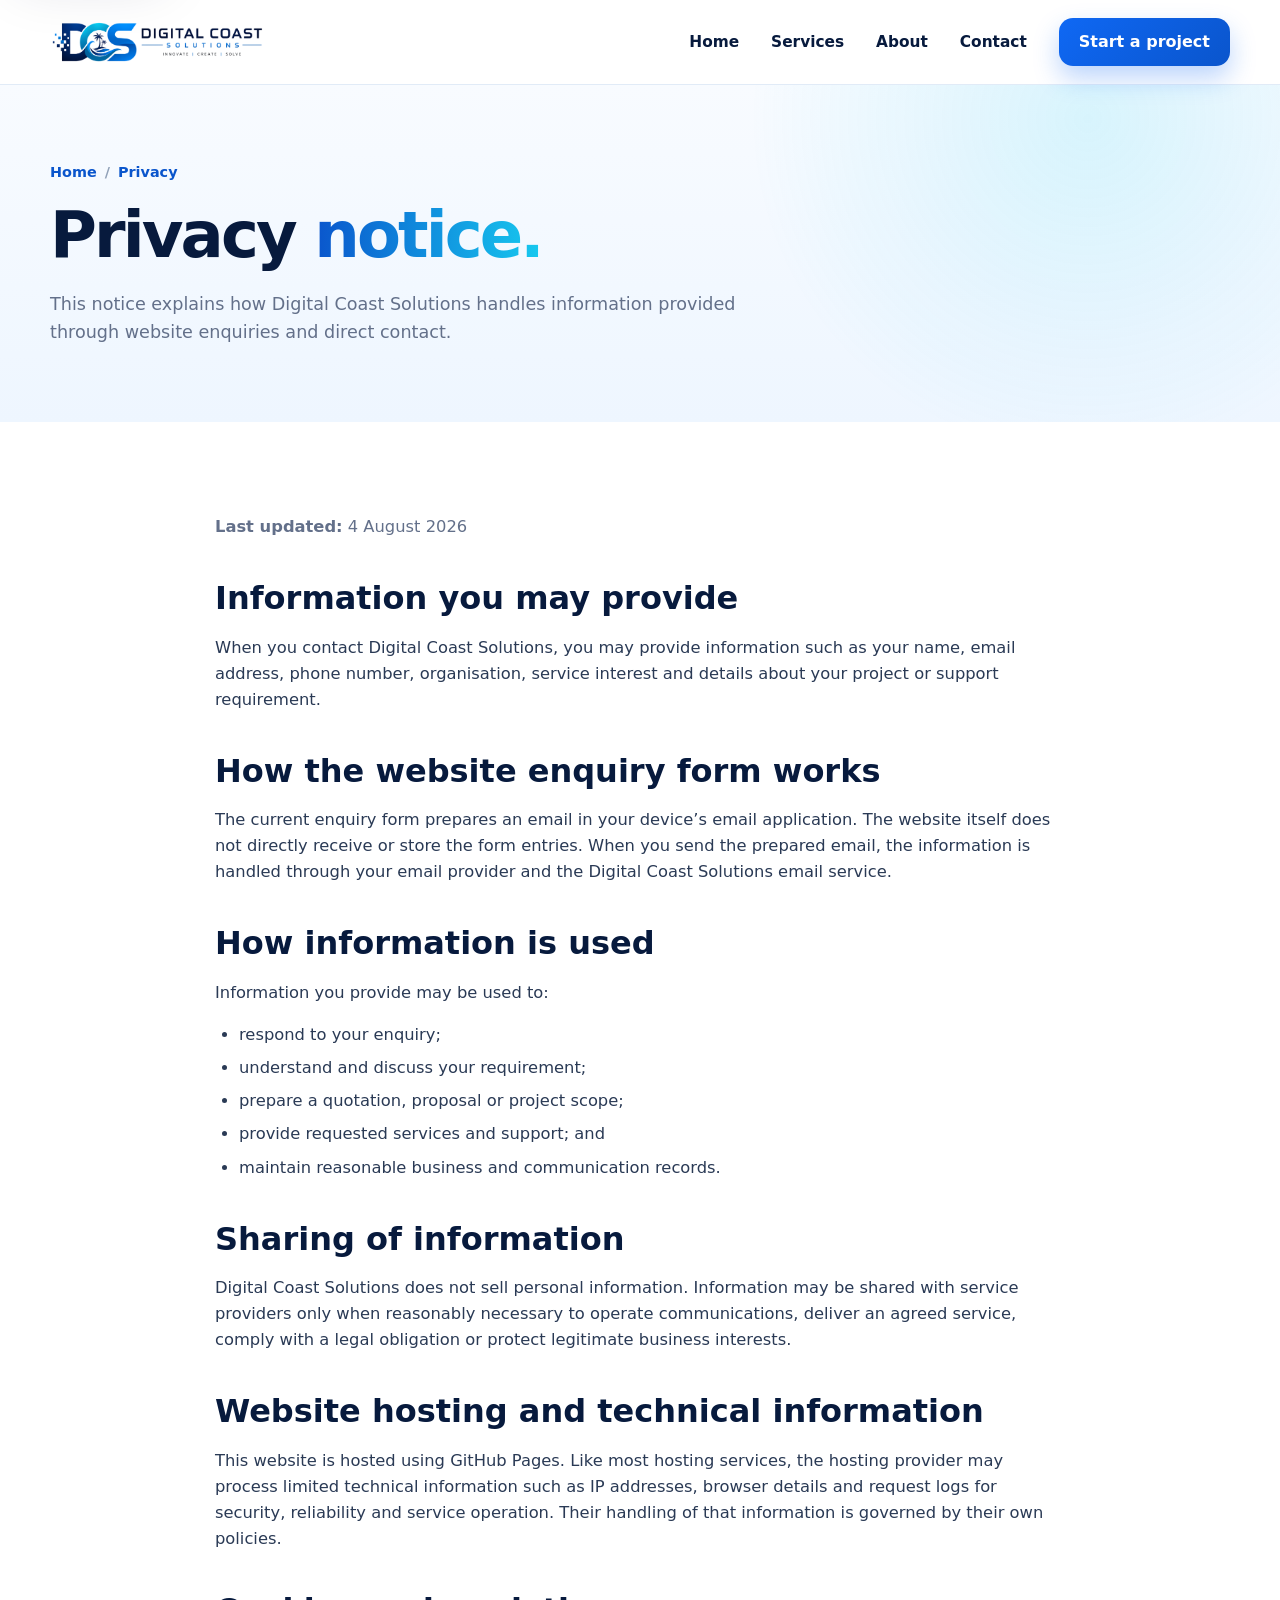
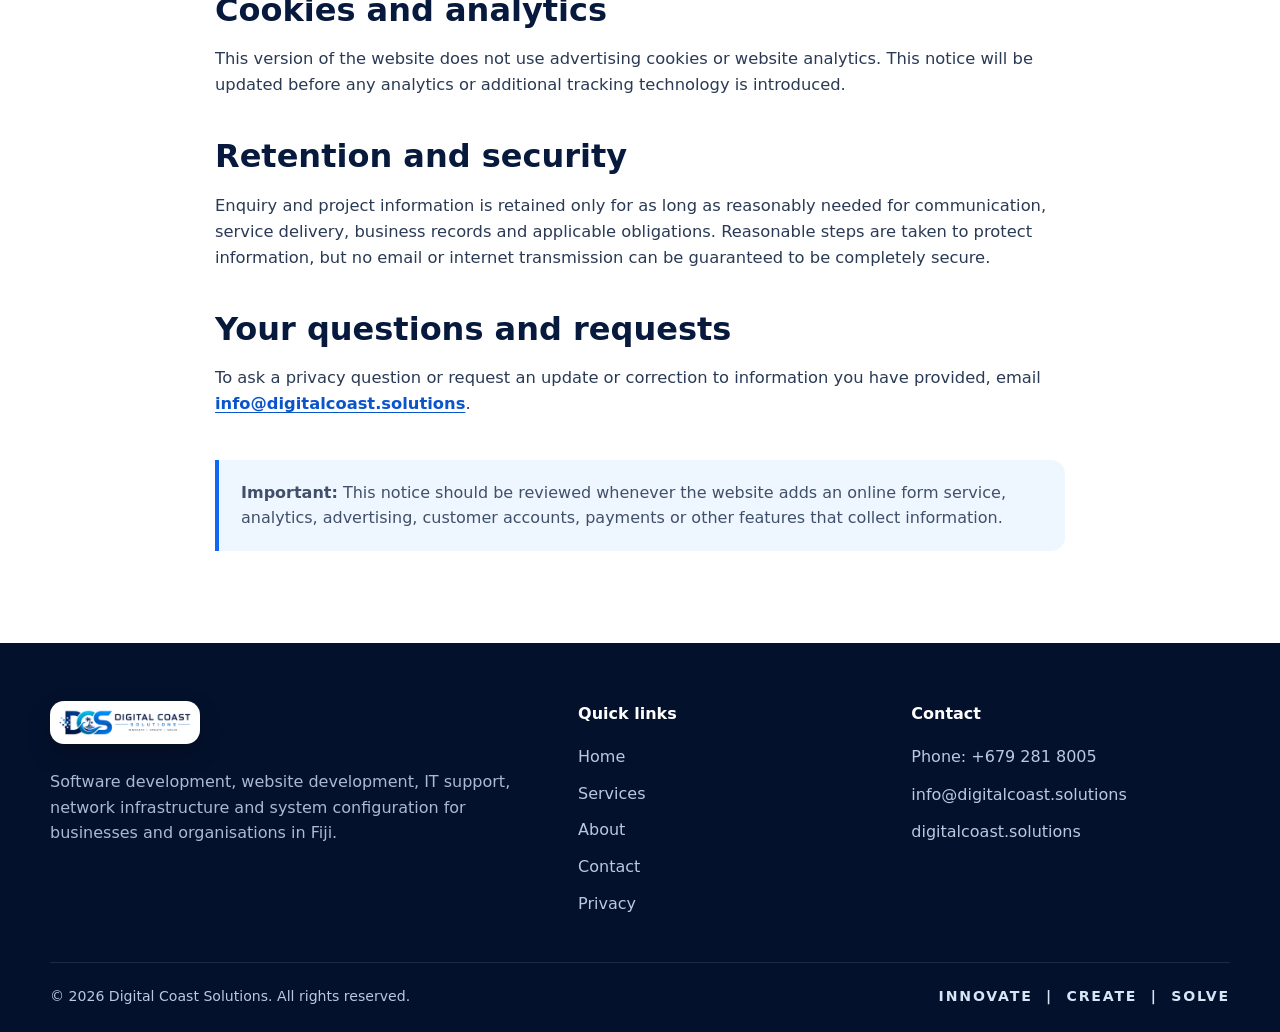
<file: privacy.html>
<!doctype html>
<html lang="en">
<head>
  <meta charset="utf-8">
  <meta name="viewport" content="width=device-width, initial-scale=1">
  <meta name="color-scheme" content="light">
  <title>Privacy Notice | Digital Coast Solutions</title>
  <meta name="description" content="Privacy notice explaining how Digital Coast Solutions handles information provided through website enquiries and direct contact.">
  <meta name="robots" content="index, follow">
  <meta name="theme-color" content="#061a3d">
  <meta name="referrer" content="strict-origin-when-cross-origin">
  <link rel="canonical" href="https://digitalcoast.solutions/privacy.html">

  <meta property="og:site_name" content="Digital Coast Solutions">
  <meta property="og:title" content="Privacy Notice | Digital Coast Solutions">
  <meta property="og:description" content="How Digital Coast Solutions handles information provided through website enquiries and direct contact.">
  <meta property="og:type" content="website">
  <meta property="og:url" content="https://digitalcoast.solutions/privacy.html">
  <meta property="og:image" content="https://digitalcoast.solutions/assets/img/og-image.png">
  <meta name="twitter:card" content="summary_large_image">

  <link rel="icon" type="image/png" sizes="32x32" href="assets/img/favicon-32.png">
  <link rel="icon" type="image/png" sizes="16x16" href="assets/img/favicon-16.png">
  <link rel="apple-touch-icon" sizes="180x180" href="assets/img/apple-touch-icon.png">
  <link rel="manifest" href="site.webmanifest">
  <link rel="stylesheet" href="assets/css/styles.css">
  <script src="assets/js/main.js" defer></script>
</head>
<body>
  <a class="skip-link" href="#main-content">Skip to content</a>

  <header class="site-header">
    <div class="container nav-wrap">
      <a class="brand" href="index.html" aria-label="Digital Coast Solutions home">
        <img src="assets/img/logo-horizontal.png" width="1216" height="245" alt="Digital Coast Solutions">
      </a>

      <button class="nav-toggle" type="button" aria-label="Open navigation" aria-expanded="false" aria-controls="site-navigation" data-nav-toggle>
        <svg viewBox="0 0 24 24" aria-hidden="true"><path d="M4 7h16M4 12h16M4 17h16" fill="none" stroke="currentColor" stroke-width="2" stroke-linecap="round"/></svg>
      </button>

      <nav class="site-nav" id="site-navigation" aria-label="Main navigation" data-nav>
        <a href="index.html">Home</a>
        <a href="services.html">Services</a>
        <a href="about.html">About</a>
        <a href="contact.html">Contact</a>
        <a class="button button-primary" href="contact.html">Start a project</a>
      </nav>
    </div>
  </header>

  <main id="main-content">
    <section class="page-hero compact-hero">
      <div class="container reveal">
        <div class="breadcrumbs"><a href="index.html">Home</a><span>/</span><strong>Privacy</strong></div>
        <h1>Privacy <span class="gradient-text">notice.</span></h1>
        <p>This notice explains how Digital Coast Solutions handles information provided through website enquiries and direct contact.</p>
      </div>
    </section>

    <section class="section">
      <div class="container legal-content reveal">
        <p class="legal-updated"><strong>Last updated:</strong> 4 August 2026</p>

        <h2>Information you may provide</h2>
        <p>When you contact Digital Coast Solutions, you may provide information such as your name, email address, phone number, organisation, service interest and details about your project or support requirement.</p>

        <h2>How the website enquiry form works</h2>
        <p>The current enquiry form prepares an email in your device’s email application. The website itself does not directly receive or store the form entries. When you send the prepared email, the information is handled through your email provider and the Digital Coast Solutions email service.</p>

        <h2>How information is used</h2>
        <p>Information you provide may be used to:</p>
        <ul>
          <li>respond to your enquiry;</li>
          <li>understand and discuss your requirement;</li>
          <li>prepare a quotation, proposal or project scope;</li>
          <li>provide requested services and support; and</li>
          <li>maintain reasonable business and communication records.</li>
        </ul>

        <h2>Sharing of information</h2>
        <p>Digital Coast Solutions does not sell personal information. Information may be shared with service providers only when reasonably necessary to operate communications, deliver an agreed service, comply with a legal obligation or protect legitimate business interests.</p>

        <h2>Website hosting and technical information</h2>
        <p>This website is hosted using GitHub Pages. Like most hosting services, the hosting provider may process limited technical information such as IP addresses, browser details and request logs for security, reliability and service operation. Their handling of that information is governed by their own policies.</p>

        <h2>Cookies and analytics</h2>
        <p>This version of the website does not use advertising cookies or website analytics. This notice will be updated before any analytics or additional tracking technology is introduced.</p>

        <h2>Retention and security</h2>
        <p>Enquiry and project information is retained only for as long as reasonably needed for communication, service delivery, business records and applicable obligations. Reasonable steps are taken to protect information, but no email or internet transmission can be guaranteed to be completely secure.</p>

        <h2>Your questions and requests</h2>
        <p>To ask a privacy question or request an update or correction to information you have provided, email <a href="mailto:info@digitalcoast.solutions">info@digitalcoast.solutions</a>.</p>

        <div class="note-box legal-note"><strong>Important:</strong> This notice should be reviewed whenever the website adds an online form service, analytics, advertising, customer accounts, payments or other features that collect information.</div>
      </div>
    </section>
  </main>

  <footer class="site-footer">
    <div class="container">
      <div class="footer-grid">
        <div>
          <img class="footer-logo" src="assets/img/logo-horizontal.png" width="1216" height="245" loading="lazy" decoding="async" alt="Digital Coast Solutions">
          <p class="footer-about">Software development, website development, IT support, network infrastructure and system configuration for businesses and organisations in Fiji.</p>
        </div>
        <div>
          <h3>Quick links</h3>
          <div class="footer-links">
            <a href="index.html">Home</a>
            <a href="services.html">Services</a>
            <a href="about.html">About</a>
            <a href="contact.html">Contact</a>
            <a href="privacy.html" aria-current="page">Privacy</a>
          </div>
        </div>
        <div>
          <h3>Contact</h3>
          <div class="footer-contact">
            <a href="tel:+6792818005">Phone: +679 281 8005</a>
            <a href="mailto:info@digitalcoast.solutions">info@digitalcoast.solutions</a>
            <a href="https://digitalcoast.solutions/">digitalcoast.solutions</a>
          </div>
        </div>
      </div>
      <div class="footer-bottom">
        <span>&copy; <span data-year></span> Digital Coast Solutions. All rights reserved.</span>
        <span class="footer-tagline">Innovate &nbsp;|&nbsp; Create &nbsp;|&nbsp; Solve</span>
      </div>
    </div>
  </footer>
</body>
</html>
</file>
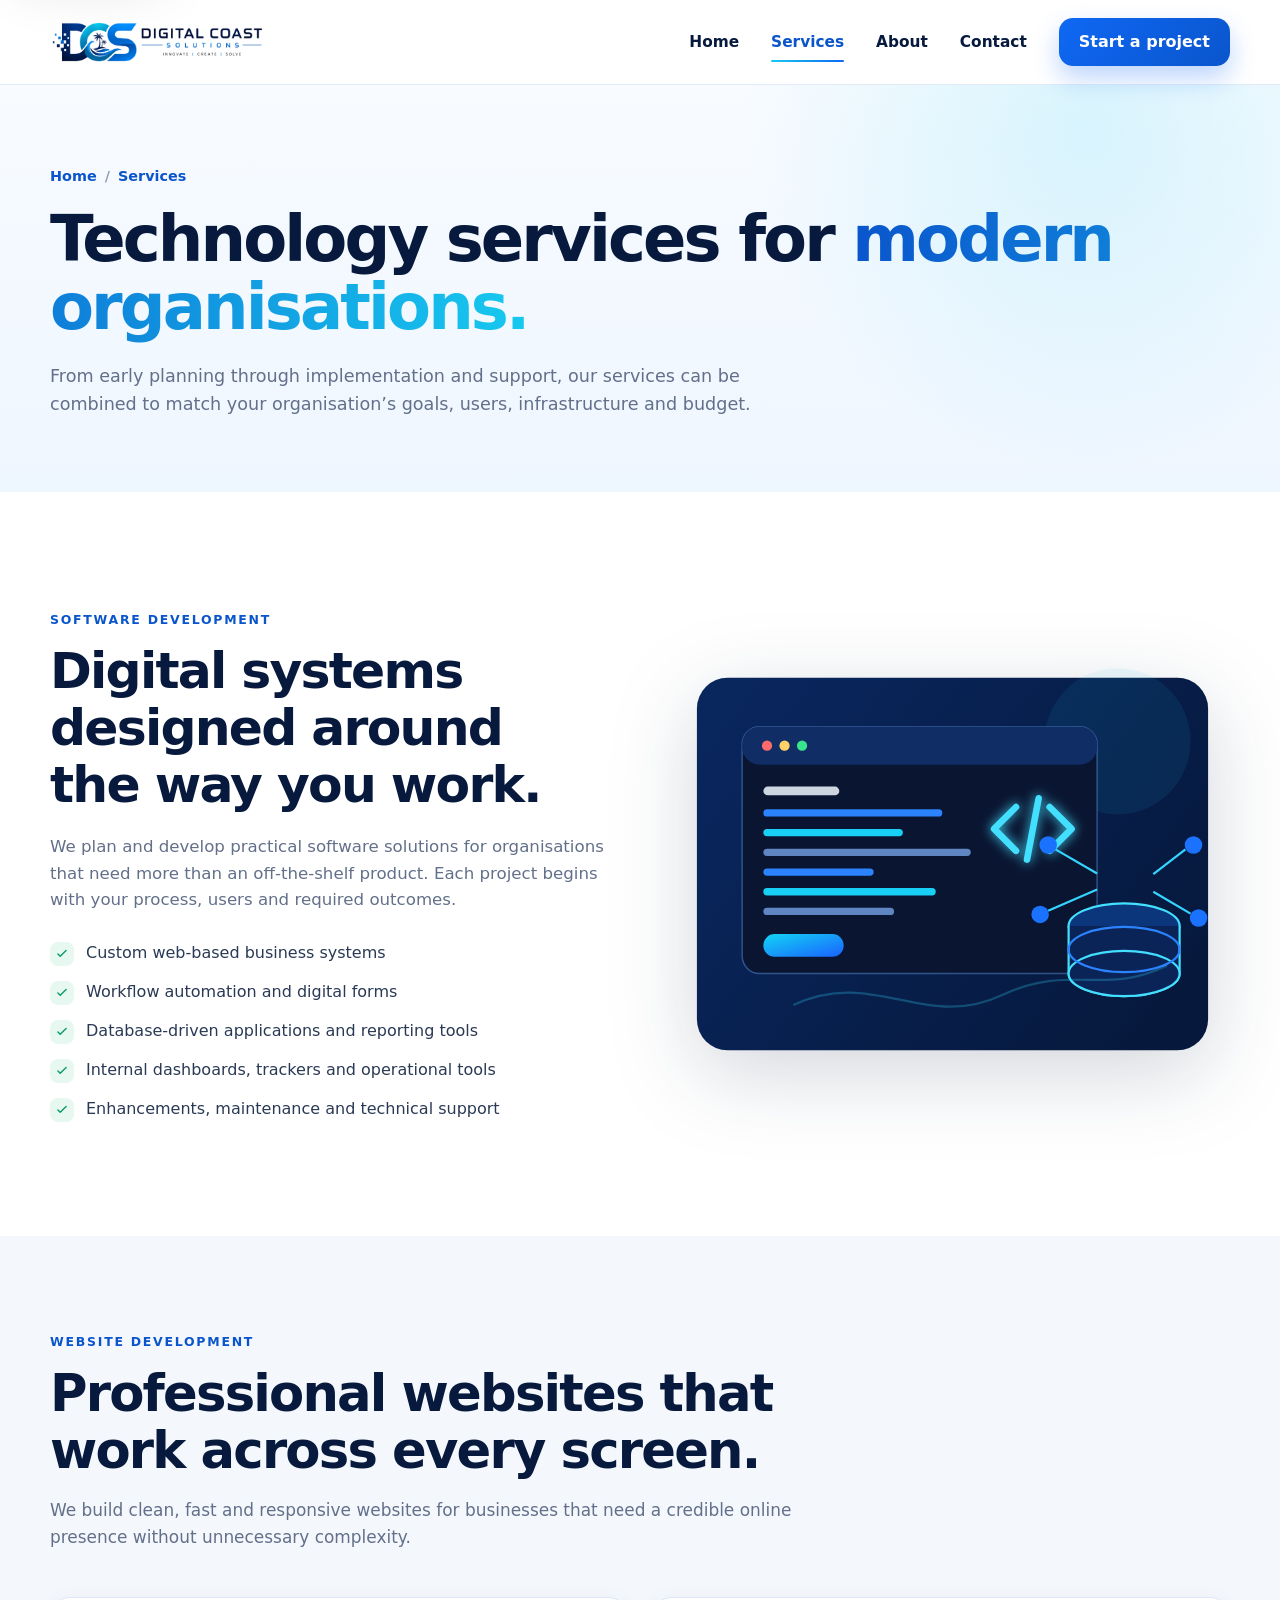
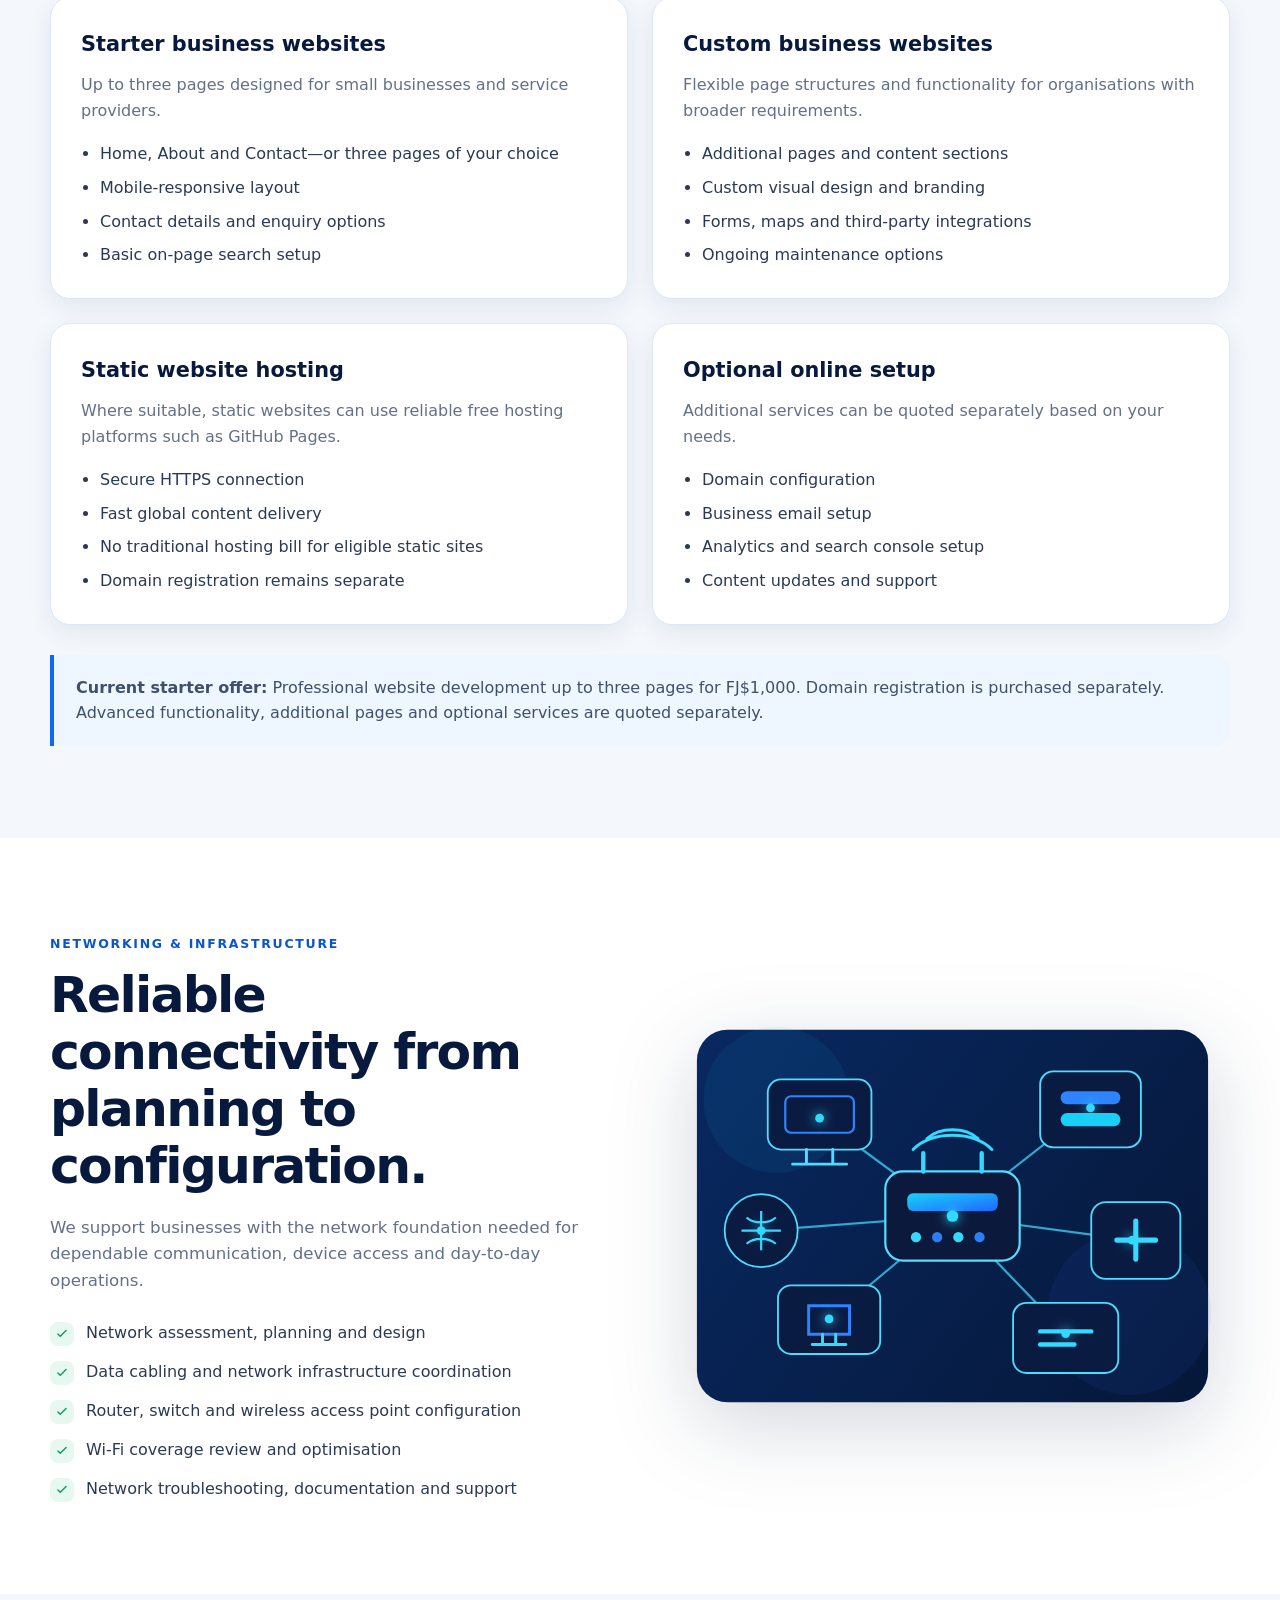
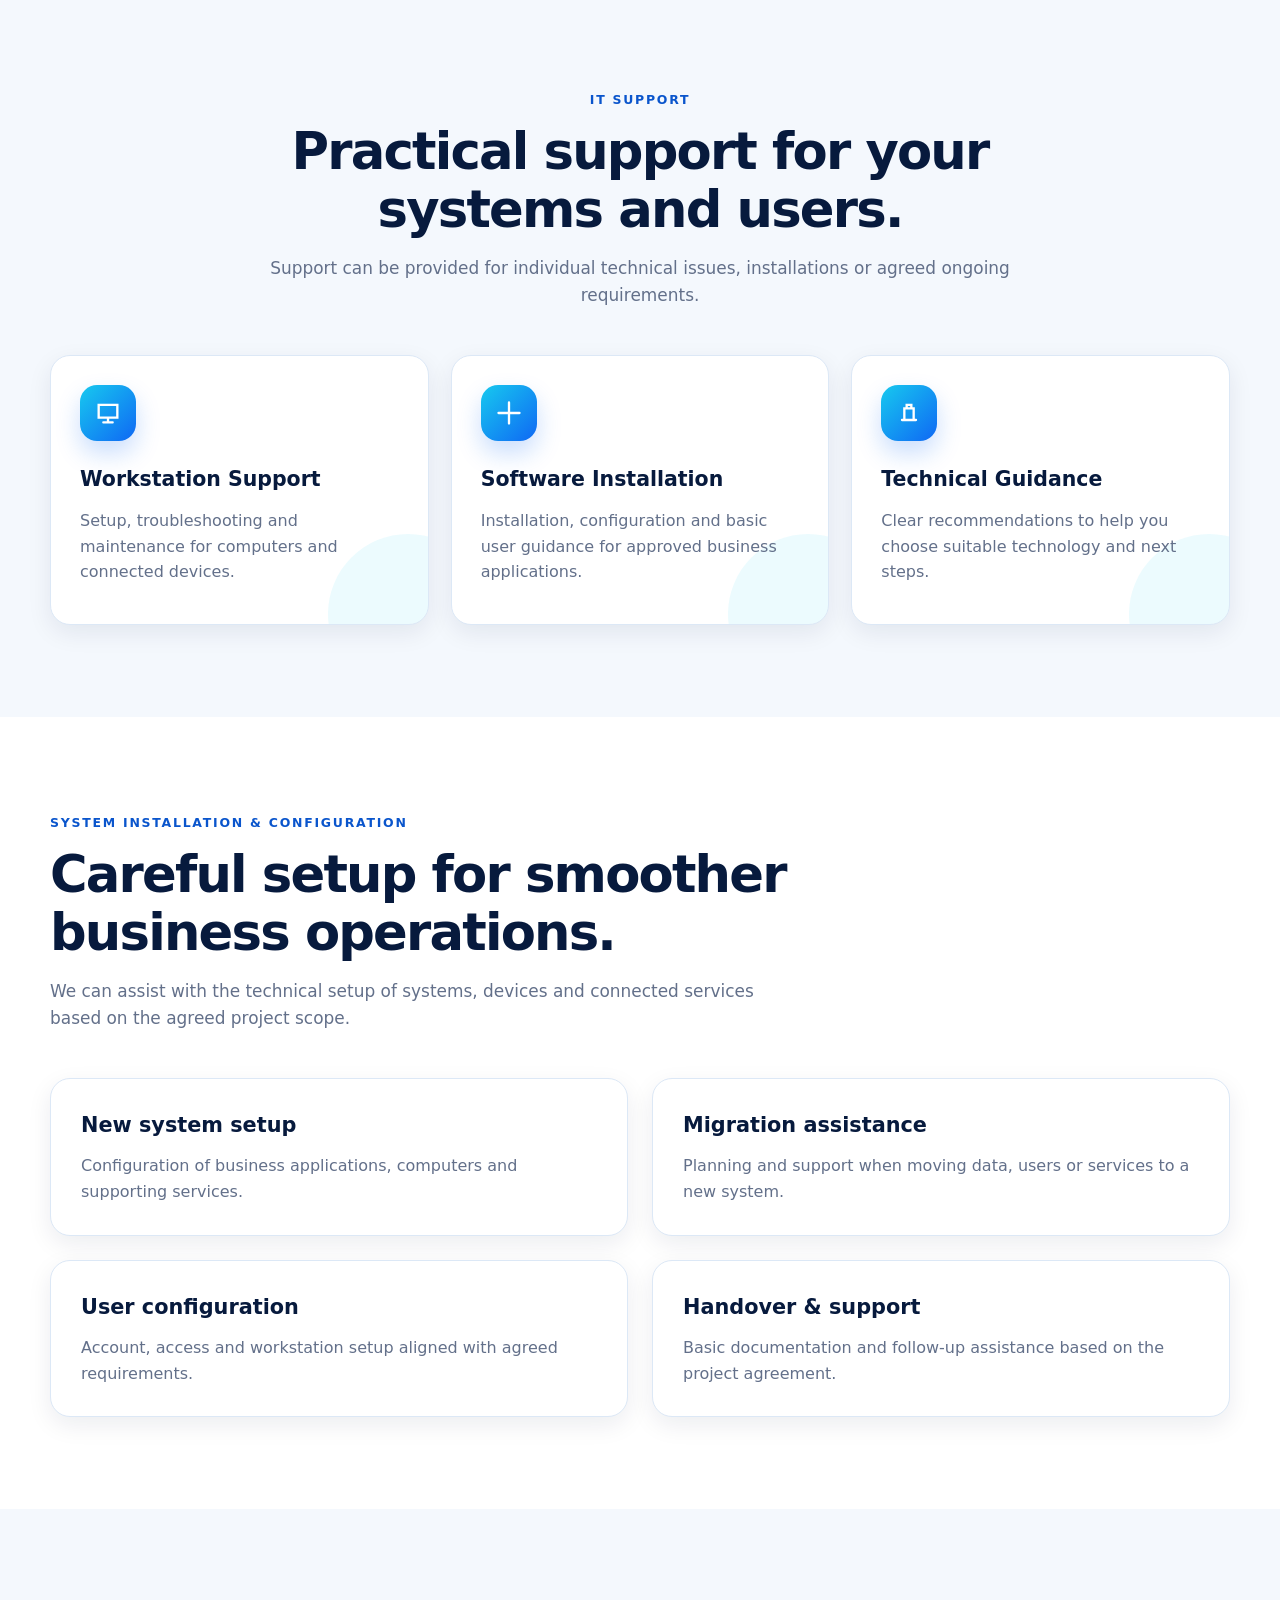
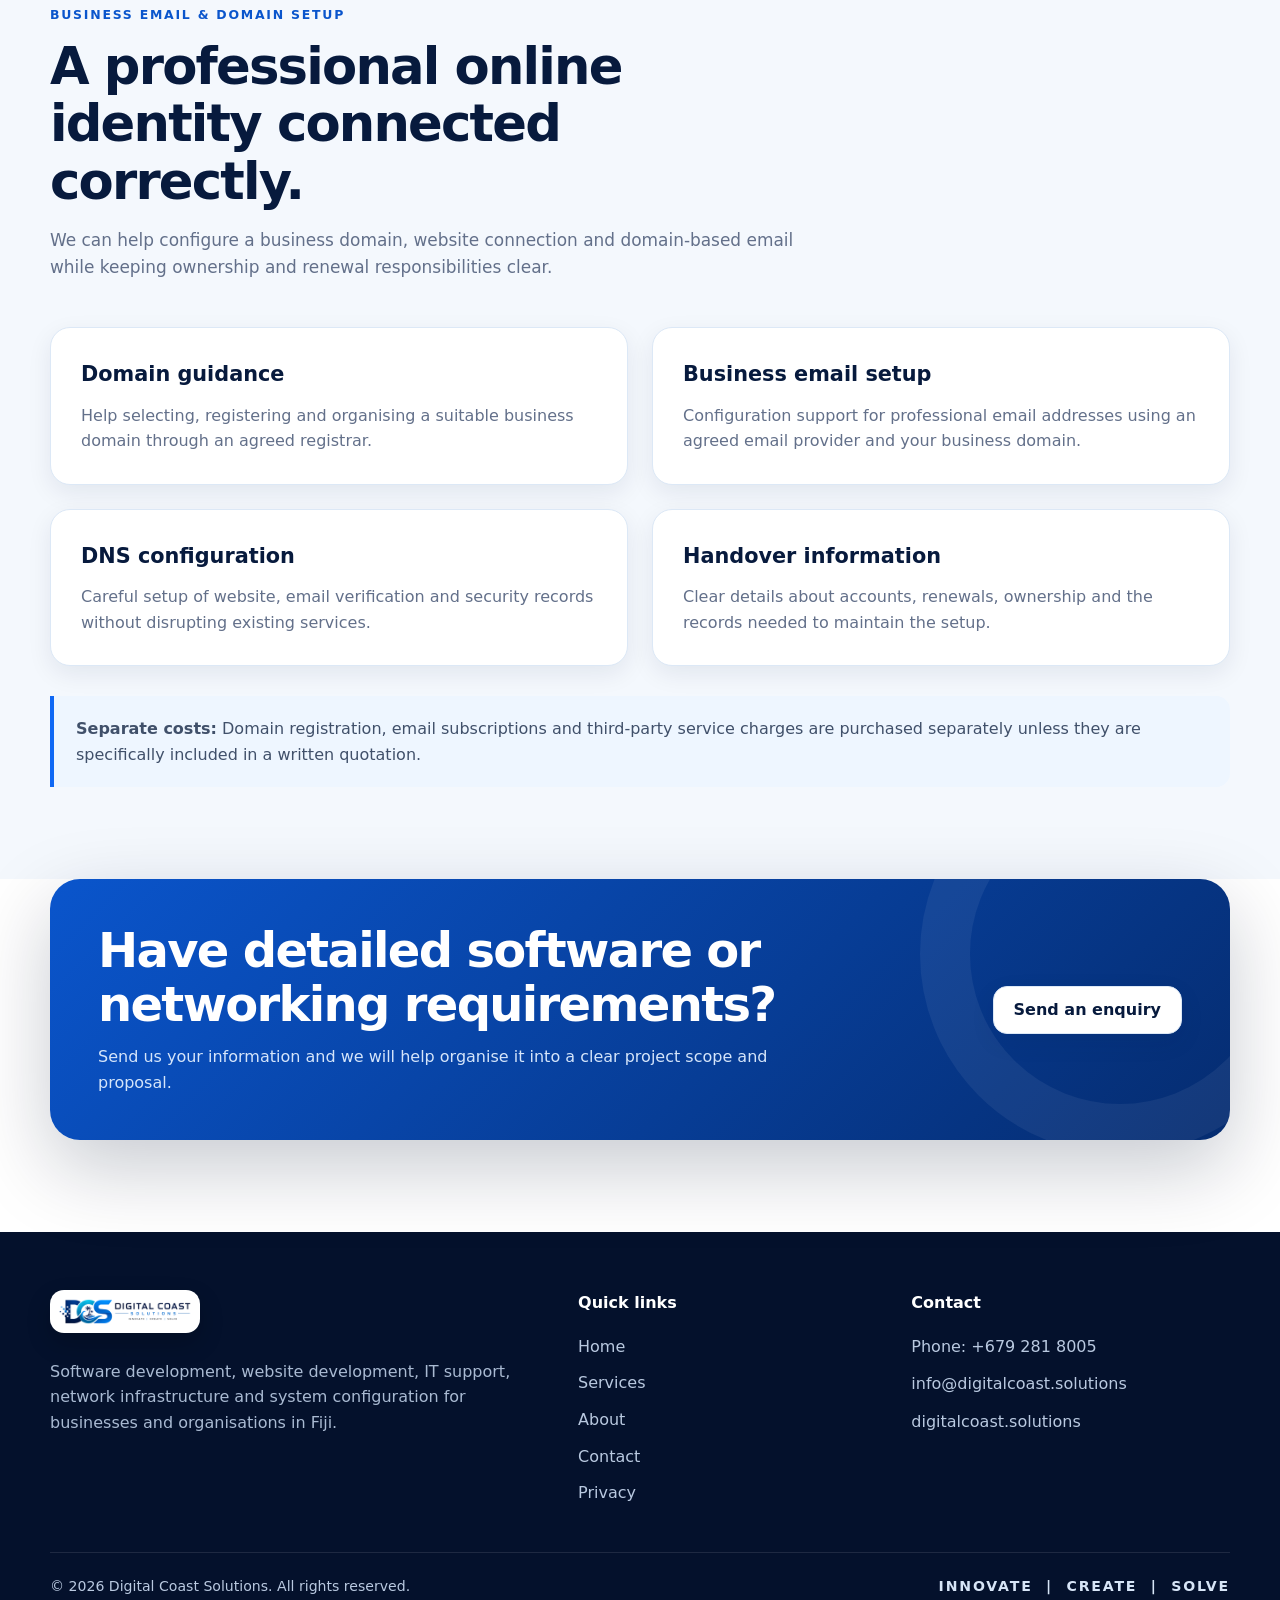
<file: services.html>
<!doctype html>
<html lang="en">
<head>
  <meta charset="utf-8">
  <meta name="viewport" content="width=device-width, initial-scale=1">
  <meta name="color-scheme" content="light">
  <title>Technology Services | Digital Coast Solutions</title>
  <meta name="description" content="Explore software development, website development, IT support, networking, data cabling and system configuration services from Digital Coast Solutions in Fiji.">
  <meta name="robots" content="index, follow">
  <meta name="theme-color" content="#061a3d">
  <meta name="referrer" content="strict-origin-when-cross-origin">
  <link rel="canonical" href="https://digitalcoast.solutions/services.html">

  <meta property="og:site_name" content="Digital Coast Solutions">
  <meta property="og:title" content="Technology Services | Digital Coast Solutions">
  <meta property="og:description" content="Software, websites, IT support and network infrastructure services for modern organisations.">
  <meta property="og:type" content="website">
  <meta property="og:url" content="https://digitalcoast.solutions/services.html">
  <meta property="og:image" content="https://digitalcoast.solutions/assets/img/og-image.png">
  <meta property="og:image:width" content="1200">
  <meta property="og:image:height" content="630">
  <meta property="og:image:alt" content="Digital Coast Solutions logo and technology services branding">
  <meta name="twitter:card" content="summary_large_image">
  <meta name="twitter:title" content="Technology Services | Digital Coast Solutions">
  <meta name="twitter:description" content="Software, websites, IT support and network infrastructure services for modern organisations.">
  <meta name="twitter:image" content="https://digitalcoast.solutions/assets/img/og-image.png">

  <link rel="icon" type="image/png" sizes="32x32" href="assets/img/favicon-32.png">
  <link rel="icon" type="image/png" sizes="16x16" href="assets/img/favicon-16.png">
  <link rel="apple-touch-icon" sizes="180x180" href="assets/img/apple-touch-icon.png">
  <link rel="manifest" href="site.webmanifest">
  <link rel="stylesheet" href="assets/css/styles.css">
  <script src="assets/js/main.js" defer></script>
</head>
<body>
  <a class="skip-link" href="#main-content">Skip to content</a>
  <header class="site-header">
    <div class="container nav-wrap">
      <a class="brand" href="index.html" aria-label="Digital Coast Solutions home">
        <img src="assets/img/logo-horizontal.png" width="1216" height="245" alt="Digital Coast Solutions">
      </a>

      <button class="nav-toggle" type="button" aria-label="Open navigation" aria-expanded="false" aria-controls="site-navigation" data-nav-toggle>
        <svg viewBox="0 0 24 24" aria-hidden="true"><path d="M4 7h16M4 12h16M4 17h16" fill="none" stroke="currentColor" stroke-width="2" stroke-linecap="round"/></svg>
      </button>

      <nav class="site-nav" id="site-navigation" aria-label="Main navigation" data-nav>
        <a href="index.html">Home</a>
        <a href="services.html" aria-current="page">Services</a>
        <a href="about.html">About</a>
        <a href="contact.html">Contact</a>
        <a class="button button-primary" href="contact.html">Start a project</a>
      </nav>
    </div>
  </header>

  <main id="main-content">
    <section class="page-hero">
      <div class="container reveal">
        <div class="breadcrumbs"><a href="index.html">Home</a><span>/</span><strong>Services</strong></div>
        <h1>Technology services for <span class="gradient-text">modern organisations.</span></h1>
        <p>From early planning through implementation and support, our services can be combined to match your organisation’s goals, users, infrastructure and budget.</p>
      </div>
    </section>

    <section class="section" id="software">
      <div class="container split">
        <div class="split-copy reveal">
          <div class="kicker">Software development</div>
          <h2>Digital systems designed around the way you work.</h2>
          <p>We plan and develop practical software solutions for organisations that need more than an off-the-shelf product. Each project begins with your process, users and required outcomes.</p>
          <ul class="check-list">
            <li><span class="check"><svg viewBox="0 0 24 24"><path d="M5 12l4 4L19 6" fill="none" stroke="currentColor" stroke-width="2.4" stroke-linecap="round" stroke-linejoin="round"/></svg></span><span>Custom web-based business systems</span></li>
            <li><span class="check"><svg viewBox="0 0 24 24"><path d="M5 12l4 4L19 6" fill="none" stroke="currentColor" stroke-width="2.4" stroke-linecap="round" stroke-linejoin="round"/></svg></span><span>Workflow automation and digital forms</span></li>
            <li><span class="check"><svg viewBox="0 0 24 24"><path d="M5 12l4 4L19 6" fill="none" stroke="currentColor" stroke-width="2.4" stroke-linecap="round" stroke-linejoin="round"/></svg></span><span>Database-driven applications and reporting tools</span></li>
            <li><span class="check"><svg viewBox="0 0 24 24"><path d="M5 12l4 4L19 6" fill="none" stroke="currentColor" stroke-width="2.4" stroke-linecap="round" stroke-linejoin="round"/></svg></span><span>Internal dashboards, trackers and operational tools</span></li>
            <li><span class="check"><svg viewBox="0 0 24 24"><path d="M5 12l4 4L19 6" fill="none" stroke="currentColor" stroke-width="2.4" stroke-linecap="round" stroke-linejoin="round"/></svg></span><span>Enhancements, maintenance and technical support</span></li>
          </ul>
        </div>
        <div class="split-media reveal" aria-hidden="true"><img src="assets/img/software-illustration.svg" width="760" height="560" loading="lazy" decoding="async" alt=""></div>
      </div>
    </section>

    <section class="section section-alt" id="websites">
      <div class="container">
        <div class="section-heading left reveal">
          <div class="kicker">Website development</div>
          <h2>Professional websites that work across every screen.</h2>
          <p>We build clean, fast and responsive websites for businesses that need a credible online presence without unnecessary complexity.</p>
        </div>
        <div class="detail-grid">
          <article class="detail-card reveal"><h3>Starter business websites</h3><p>Up to three pages designed for small businesses and service providers.</p><ul><li>Home, About and Contact—or three pages of your choice</li><li>Mobile-responsive layout</li><li>Contact details and enquiry options</li><li>Basic on-page search setup</li></ul></article>
          <article class="detail-card reveal"><h3>Custom business websites</h3><p>Flexible page structures and functionality for organisations with broader requirements.</p><ul><li>Additional pages and content sections</li><li>Custom visual design and branding</li><li>Forms, maps and third-party integrations</li><li>Ongoing maintenance options</li></ul></article>
          <article class="detail-card reveal"><h3>Static website hosting</h3><p>Where suitable, static websites can use reliable free hosting platforms such as GitHub Pages.</p><ul><li>Secure HTTPS connection</li><li>Fast global content delivery</li><li>No traditional hosting bill for eligible static sites</li><li>Domain registration remains separate</li></ul></article>
          <article class="detail-card reveal"><h3>Optional online setup</h3><p>Additional services can be quoted separately based on your needs.</p><ul><li>Domain configuration</li><li>Business email setup</li><li>Analytics and search console setup</li><li>Content updates and support</li></ul></article>
        </div>
        <div class="note-box reveal"><strong>Current starter offer:</strong> Professional website development up to three pages for FJ$1,000. Domain registration is purchased separately. Advanced functionality, additional pages and optional services are quoted separately.</div>
      </div>
    </section>

    <section class="section" id="networking">
      <div class="container split reverse">
        <div class="split-media reveal" aria-hidden="true"><img src="assets/img/network-illustration.svg" width="760" height="560" loading="lazy" decoding="async" alt=""></div>
        <div class="split-copy reveal">
          <div class="kicker">Networking & infrastructure</div>
          <h2>Reliable connectivity from planning to configuration.</h2>
          <p>We support businesses with the network foundation needed for dependable communication, device access and day-to-day operations.</p>
          <ul class="check-list">
            <li><span class="check"><svg viewBox="0 0 24 24"><path d="M5 12l4 4L19 6" fill="none" stroke="currentColor" stroke-width="2.4" stroke-linecap="round" stroke-linejoin="round"/></svg></span><span>Network assessment, planning and design</span></li>
            <li><span class="check"><svg viewBox="0 0 24 24"><path d="M5 12l4 4L19 6" fill="none" stroke="currentColor" stroke-width="2.4" stroke-linecap="round" stroke-linejoin="round"/></svg></span><span>Data cabling and network infrastructure coordination</span></li>
            <li><span class="check"><svg viewBox="0 0 24 24"><path d="M5 12l4 4L19 6" fill="none" stroke="currentColor" stroke-width="2.4" stroke-linecap="round" stroke-linejoin="round"/></svg></span><span>Router, switch and wireless access point configuration</span></li>
            <li><span class="check"><svg viewBox="0 0 24 24"><path d="M5 12l4 4L19 6" fill="none" stroke="currentColor" stroke-width="2.4" stroke-linecap="round" stroke-linejoin="round"/></svg></span><span>Wi-Fi coverage review and optimisation</span></li>
            <li><span class="check"><svg viewBox="0 0 24 24"><path d="M5 12l4 4L19 6" fill="none" stroke="currentColor" stroke-width="2.4" stroke-linecap="round" stroke-linejoin="round"/></svg></span><span>Network troubleshooting, documentation and support</span></li>
          </ul>
        </div>
      </div>
    </section>

    <section class="section section-alt" id="support">
      <div class="container">
        <div class="section-heading reveal">
          <div class="kicker">IT support</div>
          <h2>Practical support for your systems and users.</h2>
          <p>Support can be provided for individual technical issues, installations or agreed ongoing requirements.</p>
        </div>
        <div class="service-grid">
          <article class="service-card reveal"><div class="service-icon"><svg viewBox="0 0 24 24"><path d="M4 5h16v11H4zM8 20h8M12 16v4" fill="none" stroke="currentColor" stroke-width="2" stroke-linecap="round"/></svg></div><h3>Workstation Support</h3><p>Setup, troubleshooting and maintenance for computers and connected devices.</p></article>
          <article class="service-card reveal"><div class="service-icon"><svg viewBox="0 0 24 24"><path d="M12 3v18M3 12h18" fill="none" stroke="currentColor" stroke-width="2" stroke-linecap="round"/></svg></div><h3>Software Installation</h3><p>Installation, configuration and basic user guidance for approved business applications.</p></article>
          <article class="service-card reveal"><div class="service-icon"><svg viewBox="0 0 24 24"><path d="M6 18h12M8 18V8h8v10M10 8V5h4v3" fill="none" stroke="currentColor" stroke-width="2" stroke-linecap="round"/></svg></div><h3>Technical Guidance</h3><p>Clear recommendations to help you choose suitable technology and next steps.</p></article>
        </div>
      </div>
    </section>

    <section class="section" id="systems">
      <div class="container">
        <div class="section-heading left reveal">
          <div class="kicker">System installation & configuration</div>
          <h2>Careful setup for smoother business operations.</h2>
          <p>We can assist with the technical setup of systems, devices and connected services based on the agreed project scope.</p>
        </div>
        <div class="detail-grid">
          <article class="detail-card reveal"><h3>New system setup</h3><p>Configuration of business applications, computers and supporting services.</p></article>
          <article class="detail-card reveal"><h3>Migration assistance</h3><p>Planning and support when moving data, users or services to a new system.</p></article>
          <article class="detail-card reveal"><h3>User configuration</h3><p>Account, access and workstation setup aligned with agreed requirements.</p></article>
          <article class="detail-card reveal"><h3>Handover & support</h3><p>Basic documentation and follow-up assistance based on the project agreement.</p></article>
        </div>
      </div>
    </section>

    <section class="section section-alt" id="domains">
      <div class="container">
        <div class="section-heading left reveal">
          <div class="kicker">Business email &amp; domain setup</div>
          <h2>A professional online identity connected correctly.</h2>
          <p>We can help configure a business domain, website connection and domain-based email while keeping ownership and renewal responsibilities clear.</p>
        </div>
        <div class="detail-grid">
          <article class="detail-card reveal"><h3>Domain guidance</h3><p>Help selecting, registering and organising a suitable business domain through an agreed registrar.</p></article>
          <article class="detail-card reveal"><h3>Business email setup</h3><p>Configuration support for professional email addresses using an agreed email provider and your business domain.</p></article>
          <article class="detail-card reveal"><h3>DNS configuration</h3><p>Careful setup of website, email verification and security records without disrupting existing services.</p></article>
          <article class="detail-card reveal"><h3>Handover information</h3><p>Clear details about accounts, renewals, ownership and the records needed to maintain the setup.</p></article>
        </div>
        <div class="note-box reveal"><strong>Separate costs:</strong> Domain registration, email subscriptions and third-party service charges are purchased separately unless they are specifically included in a written quotation.</div>
      </div>
    </section>

    <section class="cta">
      <div class="container">
        <div class="cta-box reveal">
          <div><h2>Have detailed software or networking requirements?</h2><p>Send us your information and we will help organise it into a clear project scope and proposal.</p></div>
          <a class="button button-secondary" href="contact.html">Send an enquiry</a>
        </div>
      </div>
    </section>
  </main>

  <footer class="site-footer">
    <div class="container">
      <div class="footer-grid">
        <div>
          <img class="footer-logo" src="assets/img/logo-horizontal.png" width="1216" height="245" loading="lazy" decoding="async" alt="Digital Coast Solutions">
          <p class="footer-about">Software development, website development, IT support, network infrastructure and system configuration for businesses and organisations in Fiji.</p>
        </div>
        <div>
          <h3>Quick links</h3>
          <div class="footer-links">
            <a href="index.html">Home</a>
            <a href="services.html">Services</a>
            <a href="about.html">About</a>
            <a href="contact.html">Contact</a>
            <a href="privacy.html">Privacy</a>
          </div>
        </div>
        <div>
          <h3>Contact</h3>
          <div class="footer-contact">
            <a href="tel:+6792818005">Phone: +679 281 8005</a>
            <a href="mailto:info@digitalcoast.solutions">info@digitalcoast.solutions</a>
            <a href="https://digitalcoast.solutions/">digitalcoast.solutions</a>
          </div>
        </div>
      </div>
      <div class="footer-bottom">
        <span>&copy; <span data-year></span> Digital Coast Solutions. All rights reserved.</span>
        <span class="footer-tagline">Innovate &nbsp;|&nbsp; Create &nbsp;|&nbsp; Solve</span>
      </div>
    </div>
  </footer>
</body>
</html>
</file>
<file: assets/css/styles.css>
:root {
  --navy-950: #04112c;
  --navy-900: #061a3d;
  --navy-800: #08275c;
  --blue-700: #0a55cc;
  --blue-600: #0f68f4;
  --blue-500: #2b82ff;
  --cyan-500: #17c9ef;
  --cyan-300: #79e8ff;
  --ink: #071a3d;
  --text: #2a3a55;
  --muted: #63708a;
  --line: #dce8f6;
  --surface: #ffffff;
  --surface-alt: #f4f8fd;
  --success: #0a9b69;
  --shadow-sm: 0 8px 24px rgba(7, 26, 61, 0.08);
  --shadow-md: 0 18px 55px rgba(7, 26, 61, 0.13);
  --shadow-lg: 0 28px 80px rgba(4, 17, 44, 0.22);
  --radius-sm: 12px;
  --radius-md: 20px;
  --radius-lg: 30px;
  --container: 1180px;
}

* {
  box-sizing: border-box;
}

html {
  scroll-behavior: smooth;
}

body {
  margin: 0;
  font-family: Inter, ui-sans-serif, system-ui, -apple-system, BlinkMacSystemFont, "Segoe UI", sans-serif;
  color: var(--text);
  background: var(--surface);
  line-height: 1.6;
  overflow-x: hidden;
}

body.menu-open {
  overflow: hidden;
}

img,
svg {
  display: block;
  max-width: 100%;
}

a {
  color: inherit;
  text-decoration: none;
}

button,
input,
textarea,
select {
  font: inherit;
}

button,
a {
  -webkit-tap-highlight-color: transparent;
}

.container {
  width: min(calc(100% - 40px), var(--container));
  margin-inline: auto;
}

.skip-link {
  position: fixed;
  left: 16px;
  top: -80px;
  z-index: 9999;
  background: #fff;
  color: var(--ink);
  padding: 10px 14px;
  border-radius: 10px;
  box-shadow: var(--shadow-md);
  transition: top 0.2s ease;
}

.skip-link:focus {
  top: 16px;
}

.site-header {
  position: sticky;
  top: 0;
  z-index: 1000;
  background: rgba(255, 255, 255, 0.9);
  border-bottom: 1px solid rgba(220, 232, 246, 0.84);
  backdrop-filter: blur(16px);
}

.nav-wrap {
  min-height: 84px;
  display: flex;
  align-items: center;
  justify-content: space-between;
  gap: 24px;
}

.brand {
  display: inline-flex;
  align-items: center;
  min-width: 0;
}

.brand img {
  width: 215px;
  height: auto;
}

.site-nav {
  display: flex;
  align-items: center;
  gap: 32px;
}

.site-nav a:not(.button) {
  position: relative;
  color: var(--ink);
  font-weight: 700;
  font-size: 0.96rem;
}

.site-nav a:not(.button)::after {
  content: "";
  position: absolute;
  left: 0;
  bottom: -8px;
  width: 100%;
  height: 2px;
  border-radius: 2px;
  background: linear-gradient(90deg, var(--cyan-500), var(--blue-600));
  transform: scaleX(0);
  transform-origin: right;
  transition: transform 0.22s ease;
}

.site-nav a:not(.button):hover::after,
.site-nav a:not(.button)[aria-current="page"]::after {
  transform: scaleX(1);
  transform-origin: left;
}

.nav-toggle {
  display: none;
  width: 46px;
  height: 46px;
  border: 1px solid var(--line);
  border-radius: 14px;
  background: #fff;
  color: var(--ink);
  cursor: pointer;
  align-items: center;
  justify-content: center;
}

.nav-toggle svg {
  width: 24px;
  height: 24px;
}

.button {
  display: inline-flex;
  align-items: center;
  justify-content: center;
  gap: 10px;
  min-height: 48px;
  padding: 0 20px;
  border: 0;
  border-radius: 14px;
  cursor: pointer;
  font-weight: 800;
  line-height: 1;
  transition: transform 0.2s ease, box-shadow 0.2s ease, background 0.2s ease;
}

.button:hover {
  transform: translateY(-2px);
}

.button-primary {
  color: #fff;
  background: linear-gradient(135deg, var(--blue-600), var(--blue-700));
  box-shadow: 0 12px 26px rgba(15, 104, 244, 0.28);
}

.button-primary:hover {
  box-shadow: 0 16px 34px rgba(15, 104, 244, 0.36);
}

.button-secondary {
  color: var(--ink);
  background: #fff;
  border: 1px solid var(--line);
  box-shadow: var(--shadow-sm);
}

.button-ghost {
  color: #fff;
  border: 1px solid rgba(255, 255, 255, 0.34);
  background: rgba(255, 255, 255, 0.08);
}

.button svg {
  width: 18px;
  height: 18px;
}

.hero {
  position: relative;
  isolation: isolate;
  overflow: hidden;
  padding: 90px 0 80px;
  background:
    radial-gradient(circle at 12% 8%, rgba(23, 201, 239, 0.15), transparent 31%),
    radial-gradient(circle at 92% 16%, rgba(15, 104, 244, 0.14), transparent 35%),
    linear-gradient(180deg, #f9fcff 0%, #eef6ff 100%);
}

.hero::before,
.hero::after {
  content: "";
  position: absolute;
  z-index: -1;
  border-radius: 50%;
  filter: blur(10px);
}

.hero::before {
  width: 520px;
  height: 520px;
  left: -280px;
  top: 180px;
  background: rgba(23, 201, 239, 0.08);
}

.hero::after {
  width: 440px;
  height: 440px;
  right: -220px;
  bottom: -160px;
  background: rgba(15, 104, 244, 0.09);
}

.hero-grid {
  display: grid;
  grid-template-columns: 0.96fr 1.04fr;
  align-items: center;
  gap: 58px;
}

.eyebrow {
  display: inline-flex;
  align-items: center;
  gap: 9px;
  margin-bottom: 18px;
  color: var(--blue-700);
  font-weight: 900;
  letter-spacing: 0.12em;
  text-transform: uppercase;
  font-size: 0.77rem;
}

.eyebrow::before {
  content: "";
  width: 30px;
  height: 3px;
  border-radius: 3px;
  background: linear-gradient(90deg, var(--cyan-500), var(--blue-600));
}

.hero h1,
.page-hero h1 {
  margin: 0;
  color: var(--ink);
  letter-spacing: -0.045em;
  line-height: 1.06;
  font-size: clamp(2.65rem, 5vw, 4.85rem);
}

.gradient-text {
  color: transparent;
  background: linear-gradient(90deg, var(--blue-700), var(--cyan-500));
  -webkit-background-clip: text;
  background-clip: text;
}

.hero-copy {
  max-width: 670px;
  margin: 24px 0 0;
  color: var(--muted);
  font-size: clamp(1.05rem, 1.8vw, 1.2rem);
}

.hero-actions {
  display: flex;
  flex-wrap: wrap;
  gap: 14px;
  margin-top: 32px;
}

.hero-proof {
  display: flex;
  flex-wrap: wrap;
  gap: 18px;
  margin-top: 34px;
  padding-top: 28px;
  border-top: 1px solid rgba(8, 39, 92, 0.11);
}

.proof-item {
  display: flex;
  align-items: center;
  gap: 10px;
  color: var(--ink);
  font-weight: 750;
  font-size: 0.93rem;
}

.proof-icon {
  width: 30px;
  height: 30px;
  display: grid;
  place-items: center;
  border-radius: 10px;
  color: var(--blue-700);
  background: #e7f3ff;
}

.proof-icon svg {
  width: 16px;
  height: 16px;
}

.hero-visual {
  position: relative;
}

.hero-visual::before {
  content: "";
  position: absolute;
  inset: 13% 12%;
  z-index: -1;
  border-radius: 50%;
  background: rgba(23, 201, 239, 0.28);
  filter: blur(60px);
}

.hero-visual img {
  width: 100%;
  filter: drop-shadow(0 28px 50px rgba(6, 26, 61, 0.22));
}

.section {
  padding: 92px 0;
}

.section-alt {
  background: var(--surface-alt);
}

.section-dark {
  color: #fff;
  background:
    radial-gradient(circle at 15% 20%, rgba(23, 201, 239, 0.12), transparent 30%),
    radial-gradient(circle at 88% 80%, rgba(15, 104, 244, 0.18), transparent 32%),
    var(--navy-950);
}

.section-heading {
  max-width: 760px;
  margin: 0 auto 46px;
  text-align: center;
}

.section-heading.left {
  margin-left: 0;
  text-align: left;
}

.section-heading h2 {
  margin: 0;
  color: var(--ink);
  font-size: clamp(2rem, 4vw, 3.2rem);
  line-height: 1.12;
  letter-spacing: -0.035em;
}

.section-dark .section-heading h2 {
  color: #fff;
}

.section-heading p {
  margin: 17px 0 0;
  color: var(--muted);
  font-size: 1.06rem;
}

.section-dark .section-heading p {
  color: #b9cae4;
}

.kicker {
  display: inline-flex;
  align-items: center;
  gap: 8px;
  margin-bottom: 13px;
  color: var(--blue-700);
  font-size: 0.78rem;
  font-weight: 900;
  letter-spacing: 0.14em;
  text-transform: uppercase;
}

.section-dark .kicker {
  color: var(--cyan-300);
}

.service-grid {
  display: grid;
  grid-template-columns: repeat(3, minmax(0, 1fr));
  gap: 22px;
}

.service-card {
  position: relative;
  overflow: hidden;
  min-height: 270px;
  padding: 29px;
  border: 1px solid var(--line);
  border-radius: var(--radius-md);
  background: #fff;
  box-shadow: var(--shadow-sm);
  transition: transform 0.25s ease, box-shadow 0.25s ease, border-color 0.25s ease;
}

.service-card::after {
  content: "";
  position: absolute;
  right: -60px;
  bottom: -70px;
  width: 160px;
  height: 160px;
  border-radius: 50%;
  background: rgba(23, 201, 239, 0.08);
  transition: transform 0.25s ease;
}

.service-card:hover {
  transform: translateY(-7px);
  border-color: #bdd9fb;
  box-shadow: var(--shadow-md);
}

.service-card:hover::after {
  transform: scale(1.2);
}

.service-icon {
  width: 56px;
  height: 56px;
  display: grid;
  place-items: center;
  margin-bottom: 22px;
  border-radius: 17px;
  color: #fff;
  background: linear-gradient(135deg, var(--cyan-500), var(--blue-600));
  box-shadow: 0 12px 24px rgba(15, 104, 244, 0.22);
}

.service-icon svg {
  width: 28px;
  height: 28px;
}

.service-card h3 {
  position: relative;
  z-index: 1;
  margin: 0;
  color: var(--ink);
  font-size: 1.28rem;
}

.service-card p {
  position: relative;
  z-index: 1;
  margin: 12px 0 0;
  color: var(--muted);
}

.text-link {
  display: inline-flex;
  align-items: center;
  gap: 7px;
  margin-top: 18px;
  color: var(--blue-700);
  font-weight: 850;
}

.text-link svg {
  width: 16px;
  height: 16px;
  transition: transform 0.2s ease;
}

.text-link:hover svg {
  transform: translateX(4px);
}

.split {
  display: grid;
  grid-template-columns: 1fr 1fr;
  align-items: center;
  gap: 70px;
}

.split.reverse .split-media {
  order: 2;
}

.split-media {
  position: relative;
}

.split-media img {
  width: 100%;
  filter: drop-shadow(0 22px 42px rgba(6, 26, 61, 0.18));
}

.split-copy h2 {
  margin: 0;
  color: var(--ink);
  font-size: clamp(2rem, 4vw, 3.15rem);
  line-height: 1.13;
  letter-spacing: -0.035em;
}

.split-copy > p {
  margin: 20px 0 0;
  color: var(--muted);
  font-size: 1.04rem;
}

.check-list {
  display: grid;
  gap: 13px;
  margin: 26px 0 0;
  padding: 0;
  list-style: none;
}

.check-list li {
  display: flex;
  align-items: flex-start;
  gap: 12px;
  color: var(--text);
}

.check-list .check {
  flex: 0 0 auto;
  width: 24px;
  height: 24px;
  margin-top: 2px;
  display: grid;
  place-items: center;
  border-radius: 8px;
  color: var(--success);
  background: #e7f8f1;
}

.check svg {
  width: 14px;
  height: 14px;
}

.feature-band {
  display: grid;
  grid-template-columns: repeat(4, minmax(0, 1fr));
  gap: 1px;
  overflow: hidden;
  border: 1px solid var(--line);
  border-radius: var(--radius-md);
  background: var(--line);
  box-shadow: var(--shadow-sm);
}

.feature-band article {
  padding: 28px 24px;
  background: #fff;
}

.feature-band strong {
  display: block;
  color: var(--ink);
  font-size: 1.03rem;
}

.feature-band span {
  display: block;
  margin-top: 7px;
  color: var(--muted);
  font-size: 0.93rem;
}

.process-grid {
  display: grid;
  grid-template-columns: repeat(4, 1fr);
  gap: 20px;
  counter-reset: process;
}

.process-card {
  position: relative;
  padding: 28px 25px;
  border-radius: var(--radius-md);
  background: rgba(255, 255, 255, 0.06);
  border: 1px solid rgba(255, 255, 255, 0.12);
}

.process-card::before {
  counter-increment: process;
  content: "0" counter(process);
  display: block;
  margin-bottom: 18px;
  color: var(--cyan-300);
  font-size: 0.84rem;
  font-weight: 900;
  letter-spacing: 0.12em;
}

.process-card h3 {
  margin: 0;
  color: #fff;
}

.process-card p {
  margin: 10px 0 0;
  color: #b8c8df;
  font-size: 0.95rem;
}

.offer-card {
  position: relative;
  overflow: hidden;
  display: grid;
  grid-template-columns: 1.2fr 0.8fr;
  gap: 34px;
  align-items: center;
  padding: 48px;
  border-radius: var(--radius-lg);
  color: #fff;
  background:
    radial-gradient(circle at 85% 20%, rgba(23, 201, 239, 0.2), transparent 32%),
    linear-gradient(135deg, #08275c, #061a3d 58%, #05132e);
  box-shadow: var(--shadow-lg);
}

.offer-card::before {
  content: "";
  position: absolute;
  right: -100px;
  bottom: -110px;
  width: 310px;
  height: 310px;
  border: 2px solid rgba(115, 228, 255, 0.16);
  border-radius: 50%;
}

.offer-card h2 {
  margin: 0;
  font-size: clamp(2rem, 4vw, 3.2rem);
  line-height: 1.1;
  letter-spacing: -0.035em;
}

.offer-card p {
  margin: 16px 0 0;
  color: #c5d5ea;
}

.offer-price {
  position: relative;
  z-index: 1;
  padding: 28px;
  border: 1px solid rgba(255, 255, 255, 0.14);
  border-radius: 22px;
  background: rgba(255, 255, 255, 0.07);
  backdrop-filter: blur(8px);
}

.offer-price small {
  display: block;
  color: var(--cyan-300);
  font-weight: 900;
  letter-spacing: 0.12em;
  text-transform: uppercase;
}

.offer-price strong {
  display: block;
  margin: 4px 0;
  font-size: clamp(3rem, 7vw, 5.3rem);
  line-height: 1;
  letter-spacing: -0.06em;
}

.offer-price span {
  color: #c5d5ea;
  font-size: 0.92rem;
}

.cta {
  padding: 0 0 92px;
}

.cta-box {
  position: relative;
  overflow: hidden;
  display: flex;
  align-items: center;
  justify-content: space-between;
  gap: 32px;
  padding: 45px 48px;
  border-radius: var(--radius-lg);
  color: #fff;
  background: linear-gradient(135deg, var(--blue-700), #052c70);
  box-shadow: var(--shadow-lg);
}

.cta-box::after {
  content: "";
  position: absolute;
  right: -90px;
  top: -125px;
  width: 300px;
  height: 300px;
  border-radius: 50%;
  border: 50px solid rgba(255, 255, 255, 0.06);
}

.cta-box h2 {
  position: relative;
  z-index: 1;
  margin: 0;
  font-size: clamp(1.9rem, 4vw, 3rem);
  line-height: 1.12;
  letter-spacing: -0.035em;
}

.cta-box p {
  position: relative;
  z-index: 1;
  max-width: 680px;
  margin: 12px 0 0;
  color: #d5e5fa;
}

.cta-box .button {
  position: relative;
  z-index: 1;
  flex: 0 0 auto;
}

.page-hero {
  position: relative;
  overflow: hidden;
  padding: 80px 0 74px;
  background:
    radial-gradient(circle at 85% 10%, rgba(23, 201, 239, 0.14), transparent 30%),
    linear-gradient(180deg, #f8fbff, #eef6ff);
}

.page-hero p {
  max-width: 760px;
  margin: 20px 0 0;
  color: var(--muted);
  font-size: 1.1rem;
}

.breadcrumbs {
  display: flex;
  align-items: center;
  gap: 8px;
  margin-bottom: 18px;
  color: var(--blue-700);
  font-weight: 800;
  font-size: 0.9rem;
}

.breadcrumbs span {
  color: #91a1b8;
}

.detail-grid {
  display: grid;
  grid-template-columns: repeat(2, minmax(0, 1fr));
  gap: 24px;
}

.detail-card {
  padding: 30px;
  border: 1px solid var(--line);
  border-radius: var(--radius-md);
  background: #fff;
  box-shadow: var(--shadow-sm);
}

.detail-card h3 {
  margin: 0;
  color: var(--ink);
  font-size: 1.3rem;
}

.detail-card p {
  margin: 11px 0 0;
  color: var(--muted);
}

.detail-card ul {
  margin: 18px 0 0;
  padding-left: 19px;
  color: var(--text);
}

.detail-card li + li {
  margin-top: 8px;
}

.note-box {
  margin-top: 30px;
  padding: 20px 22px;
  border-left: 4px solid var(--blue-600);
  border-radius: 0 14px 14px 0;
  background: #eef6ff;
  color: #40506a;
}

.contact-grid {
  display: grid;
  grid-template-columns: 0.92fr 1.08fr;
  gap: 48px;
  align-items: start;
}

.contact-panel {
  padding: 34px;
  border-radius: var(--radius-md);
  color: #fff;
  background: linear-gradient(145deg, #08275c, #06183b);
  box-shadow: var(--shadow-md);
}

.contact-panel h2 {
  margin: 0;
  font-size: 2rem;
}

.contact-panel > p {
  color: #c5d5ea;
}

.contact-list {
  display: grid;
  gap: 18px;
  margin-top: 28px;
}

.contact-item {
  display: grid;
  grid-template-columns: 48px 1fr;
  gap: 14px;
  align-items: center;
}

.contact-item .icon {
  width: 48px;
  height: 48px;
  display: grid;
  place-items: center;
  border-radius: 15px;
  background: rgba(255, 255, 255, 0.09);
  color: var(--cyan-300);
}

.contact-item .icon svg {
  width: 22px;
  height: 22px;
}

.contact-item small {
  display: block;
  color: #9fb4d0;
}

.contact-item a,
.contact-item strong {
  color: #fff;
  font-weight: 800;
  word-break: break-word;
}

.contact-form {
  padding: 34px;
  border: 1px solid var(--line);
  border-radius: var(--radius-md);
  background: #fff;
  box-shadow: var(--shadow-sm);
}

.contact-form h2 {
  margin: 0 0 8px;
  color: var(--ink);
}

.contact-form > p {
  margin: 0 0 24px;
  color: var(--muted);
}

.form-grid {
  display: grid;
  grid-template-columns: repeat(2, 1fr);
  gap: 18px;
}

.field {
  display: grid;
  gap: 8px;
}

.field.full {
  grid-column: 1 / -1;
}

.field label {
  color: var(--ink);
  font-weight: 800;
  font-size: 0.93rem;
}

.field input,
.field textarea,
.field select {
  width: 100%;
  border: 1px solid #cddced;
  border-radius: 13px;
  background: #fbfdff;
  color: var(--ink);
  padding: 13px 14px;
  outline: none;
  transition: border-color 0.2s ease, box-shadow 0.2s ease;
}

.field textarea {
  min-height: 150px;
  resize: vertical;
}

.field input:focus,
.field textarea:focus,
.field select:focus {
  border-color: var(--blue-500);
  box-shadow: 0 0 0 4px rgba(43, 130, 255, 0.12);
}

.form-note {
  margin-top: 14px;
  color: var(--muted);
  font-size: 0.87rem;
}

.site-footer {
  padding: 58px 0 24px;
  color: #b9c9e0;
  background: var(--navy-950);
}

.footer-grid {
  display: grid;
  grid-template-columns: 1.35fr 0.8fr 0.9fr;
  gap: 50px;
}

.footer-logo {
    display: inline-block;
    width: 150px;      /* Keep it a nice readable size */
    height: auto;
    padding: 8px;
    background: #ffffff;
    border-radius: 14px;
    box-shadow: 0 10px 25px rgba(0, 0, 0, 0.20);
    object-fit: contain;
}

.footer-about {
  max-width: 500px;
  margin: 18px 0 0;
  color: #a9bad2;
}

.site-footer h3 {
  margin: 0 0 18px;
  color: #fff;
  font-size: 1rem;
}

.footer-links {
  display: grid;
  gap: 11px;
}

.footer-links a:hover {
  color: #fff;
}

.footer-contact {
  display: grid;
  gap: 12px;
}

.footer-contact a {
  word-break: break-word;
}

.footer-contact a:hover {
  color: #fff;
}

.footer-bottom {
  display: flex;
  align-items: center;
  justify-content: space-between;
  gap: 20px;
  margin-top: 46px;
  padding-top: 22px;
  border-top: 1px solid rgba(255, 255, 255, 0.1);
  font-size: 0.88rem;
}

.footer-tagline {
  color: #d7e5f7;
  letter-spacing: 0.13em;
  text-transform: uppercase;
  font-weight: 800;
}

.reveal {
  opacity: 0;
  transform: translateY(18px);
  transition: opacity 0.65s ease, transform 0.65s ease;
}

.reveal.visible {
  opacity: 1;
  transform: translateY(0);
}

@media (prefers-reduced-motion: reduce) {
  html { scroll-behavior: auto; }
  *, *::before, *::after { transition-duration: 0.01ms !important; animation-duration: 0.01ms !important; animation-iteration-count: 1 !important; }
  .reveal { opacity: 1; transform: none; }
}

@media (max-width: 980px) {
  .nav-toggle {
    display: inline-flex;
  }

  .site-nav {
    position: fixed;
    inset: 84px 18px auto 18px;
    max-height: calc(100vh - 110px);
    overflow-y: auto;
    display: grid;
    gap: 5px;
    padding: 18px;
    border: 1px solid var(--line);
    border-radius: 18px;
    background: #fff;
    box-shadow: var(--shadow-lg);
    opacity: 0;
    visibility: hidden;
    transform: translateY(-12px);
    transition: opacity 0.2s ease, transform 0.2s ease, visibility 0.2s ease;
  }

  .site-nav.open {
    opacity: 1;
    visibility: visible;
    transform: translateY(0);
  }

  .site-nav a:not(.button) {
    padding: 13px 10px;
    border-radius: 10px;
  }

  .site-nav a:not(.button):hover {
    background: var(--surface-alt);
  }

  .site-nav a:not(.button)::after {
    display: none;
  }

  .site-nav .button {
    width: 100%;
    margin-top: 5px;
  }

  .hero-grid,
  .split,
  .offer-card,
  .contact-grid {
    grid-template-columns: 1fr;
  }

  .hero {
    padding-top: 70px;
  }

  .hero-copy-wrap {
    text-align: center;
  }

  .hero-copy {
    margin-inline: auto;
  }

  .hero-actions,
  .hero-proof {
    justify-content: center;
  }

  .hero-visual {
    max-width: 720px;
    margin: 0 auto;
  }

  .service-grid {
    grid-template-columns: repeat(2, minmax(0, 1fr));
  }

  .split.reverse .split-media {
    order: initial;
  }

  .feature-band,
  .process-grid {
    grid-template-columns: repeat(2, 1fr);
  }

  .footer-grid {
    grid-template-columns: 1fr 1fr;
  }

  .footer-grid > :first-child {
    grid-column: 1 / -1;
  }
}

@media (max-width: 700px) {
  .container {
    width: min(calc(100% - 28px), var(--container));
  }

  .nav-wrap {
    min-height: 74px;
  }

  .site-nav {
    top: 74px;
  }

  .brand img {
    width: 178px;
  }

  .hero,
  .section,
  .page-hero {
    padding-top: 64px;
    padding-bottom: 64px;
  }

  .hero-grid {
    gap: 34px;
  }

  .hero h1,
  .page-hero h1 {
    font-size: clamp(2.35rem, 12vw, 3.7rem);
  }

  .hero-actions .button {
    width: 100%;
  }

  .hero-proof {
    display: grid;
    grid-template-columns: 1fr;
    justify-items: start;
    text-align: left;
  }

  .service-grid,
  .detail-grid,
  .feature-band,
  .process-grid,
  .form-grid,
  .footer-grid {
    grid-template-columns: 1fr;
  }

  .footer-grid > :first-child {
    grid-column: auto;
  }

  .offer-card,
  .cta-box {
    padding: 34px 25px;
  }

  .cta-box {
    align-items: flex-start;
    flex-direction: column;
  }

  .cta-box .button {
    width: 100%;
  }

  .contact-panel,
  .contact-form {
    padding: 27px 22px;
  }

  .footer-bottom {
    align-items: flex-start;
    flex-direction: column;
  }
}

/* Production accessibility and content additions */
[id] {
  scroll-margin-top: 110px;
}

:where(a, button, input, textarea, select):focus-visible {
  outline: 3px solid var(--cyan-500);
  outline-offset: 3px;
}

.site-nav a:not(.button)[aria-current="page"] {
  color: var(--blue-700);
}

.optional {
  color: var(--muted);
  font-size: 0.84em;
  font-weight: 600;
}

.consent-field {
  margin-top: 2px;
}

.consent {
  display: flex;
  align-items: flex-start;
  gap: 11px;
  color: var(--text);
  font-size: 0.9rem;
  font-weight: 500 !important;
  line-height: 1.55;
}

.consent input {
  width: 18px;
  height: 18px;
  flex: 0 0 auto;
  margin-top: 3px;
  accent-color: var(--blue-600);
}

.consent a,
.legal-content a {
  color: var(--blue-700);
  font-weight: 800;
  text-decoration: underline;
  text-underline-offset: 3px;
}

.compact-hero {
  padding-top: 76px;
  padding-bottom: 76px;
}

.legal-content {
  width: min(calc(100% - 40px), 850px);
  color: var(--text);
}

.legal-content h2 {
  margin: 38px 0 10px;
  color: var(--ink);
  font-size: clamp(1.45rem, 3vw, 2rem);
  line-height: 1.25;
}

.legal-content p,
.legal-content li {
  font-size: 1.02rem;
}

.legal-content ul {
  margin: 12px 0 0;
  padding-left: 24px;
}

.legal-content li + li {
  margin-top: 7px;
}

.legal-updated {
  margin-top: 0;
  color: var(--muted);
}

.legal-note {
  margin-top: 42px;
}

@media (max-width: 980px) {
  .site-nav a:not(.button)[aria-current="page"] {
    background: var(--surface-alt);
  }
}

@media (max-width: 700px) {
  .legal-content {
    width: min(calc(100% - 28px), 850px);
  }
}

.consent input { padding: 0; border-radius: 4px; box-shadow: none; }

.not-found-main {
  min-height: calc(100vh - 84px - 115px);
}

.not-found-hero {
  min-height: 620px;
  display: grid;
  align-items: center;
  text-align: center;
}

.not-found-hero p {
  margin-inline: auto;
}

.not-found-actions {
  justify-content: center;
}

.compact-footer {
  padding-top: 0;
}

.compact-footer-bottom {
  margin-top: 0;
}


 

@media (prefers-color-scheme: dark) {
  .site-header {
    background: rgba(4, 17, 44, 0.94);
    border-bottom-color: rgba(255, 255, 255, 0.1);
  }

  .brand img {
    filter: brightness(1.8) contrast(1.15);
  }

  .nav-toggle {
    background: rgba(255, 255, 255, 0.12);
    border-color: rgba(255, 255, 255, 0.18);
    color: #ffffff;
  }

  .gradient-text {
    background: linear-gradient(90deg, #79e8ff, #2b82ff);
    -webkit-background-clip: text;
    background-clip: text;
  }
}
</file>
